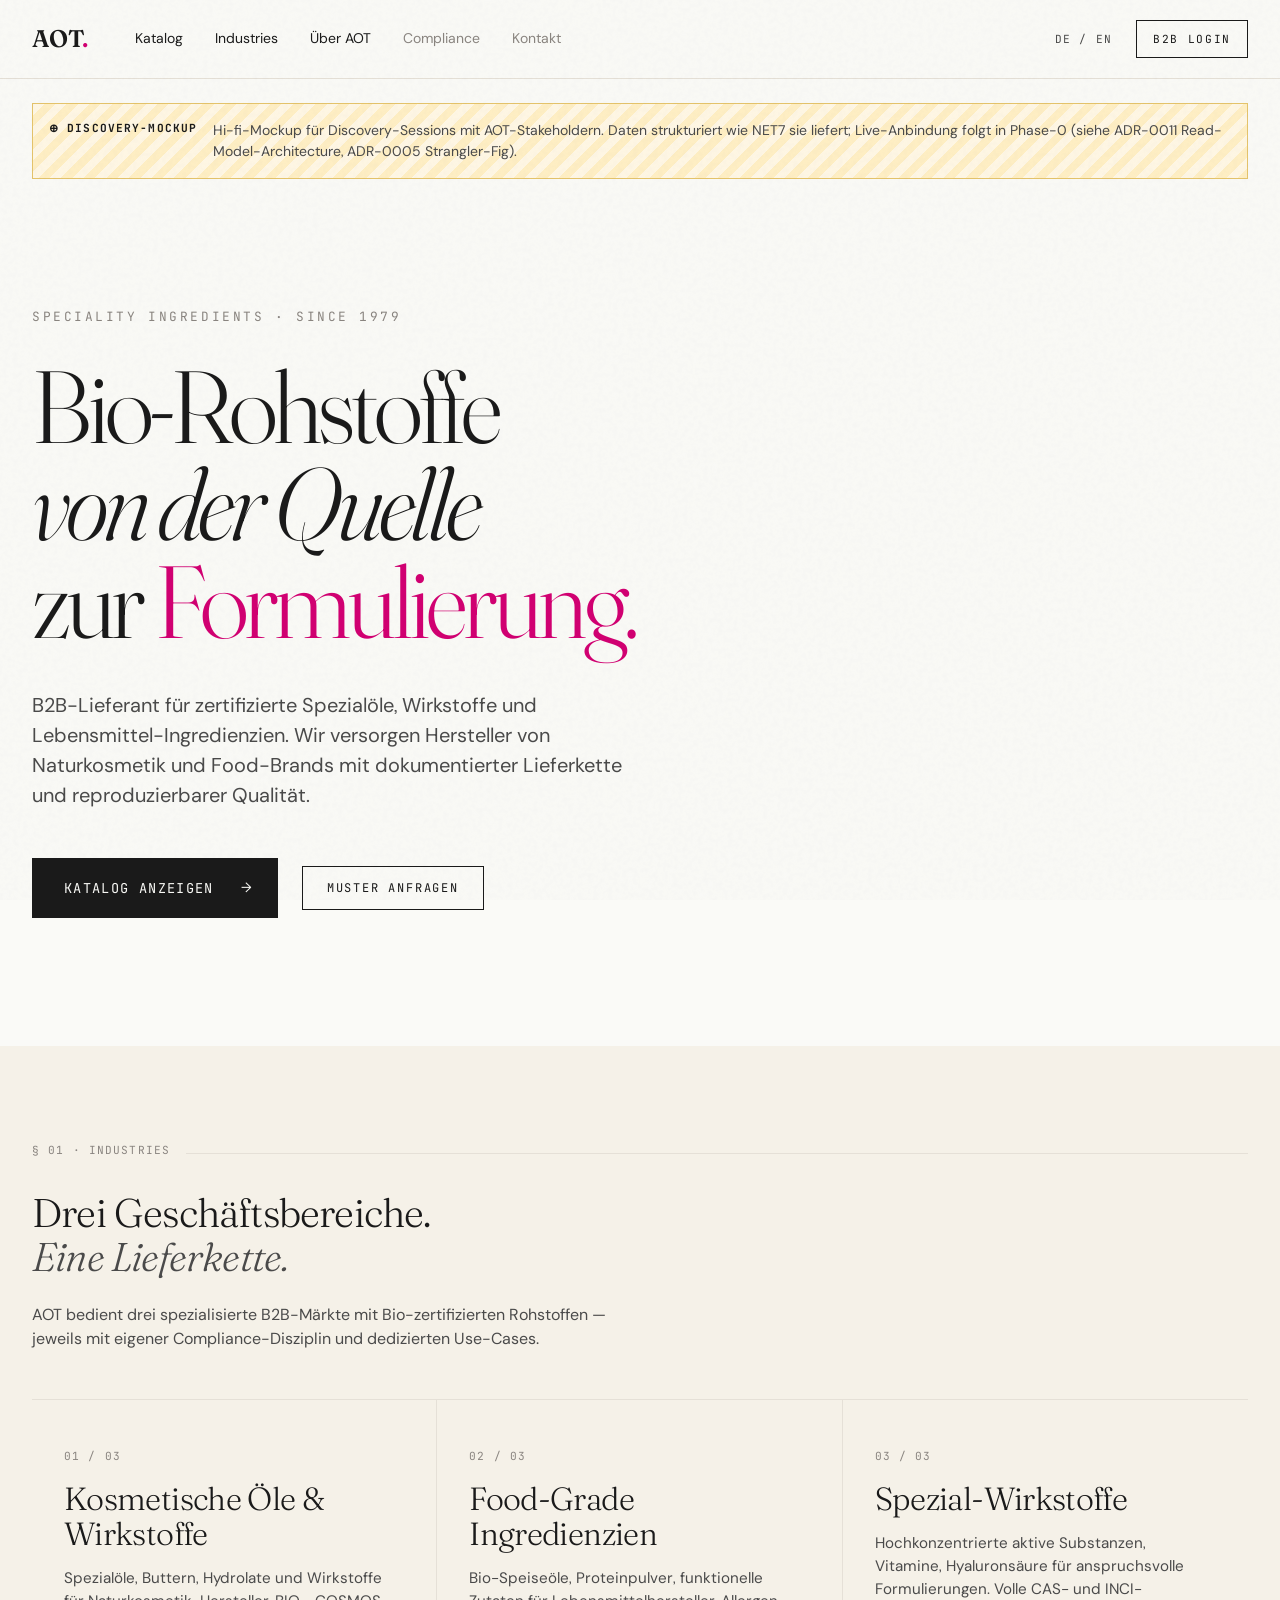
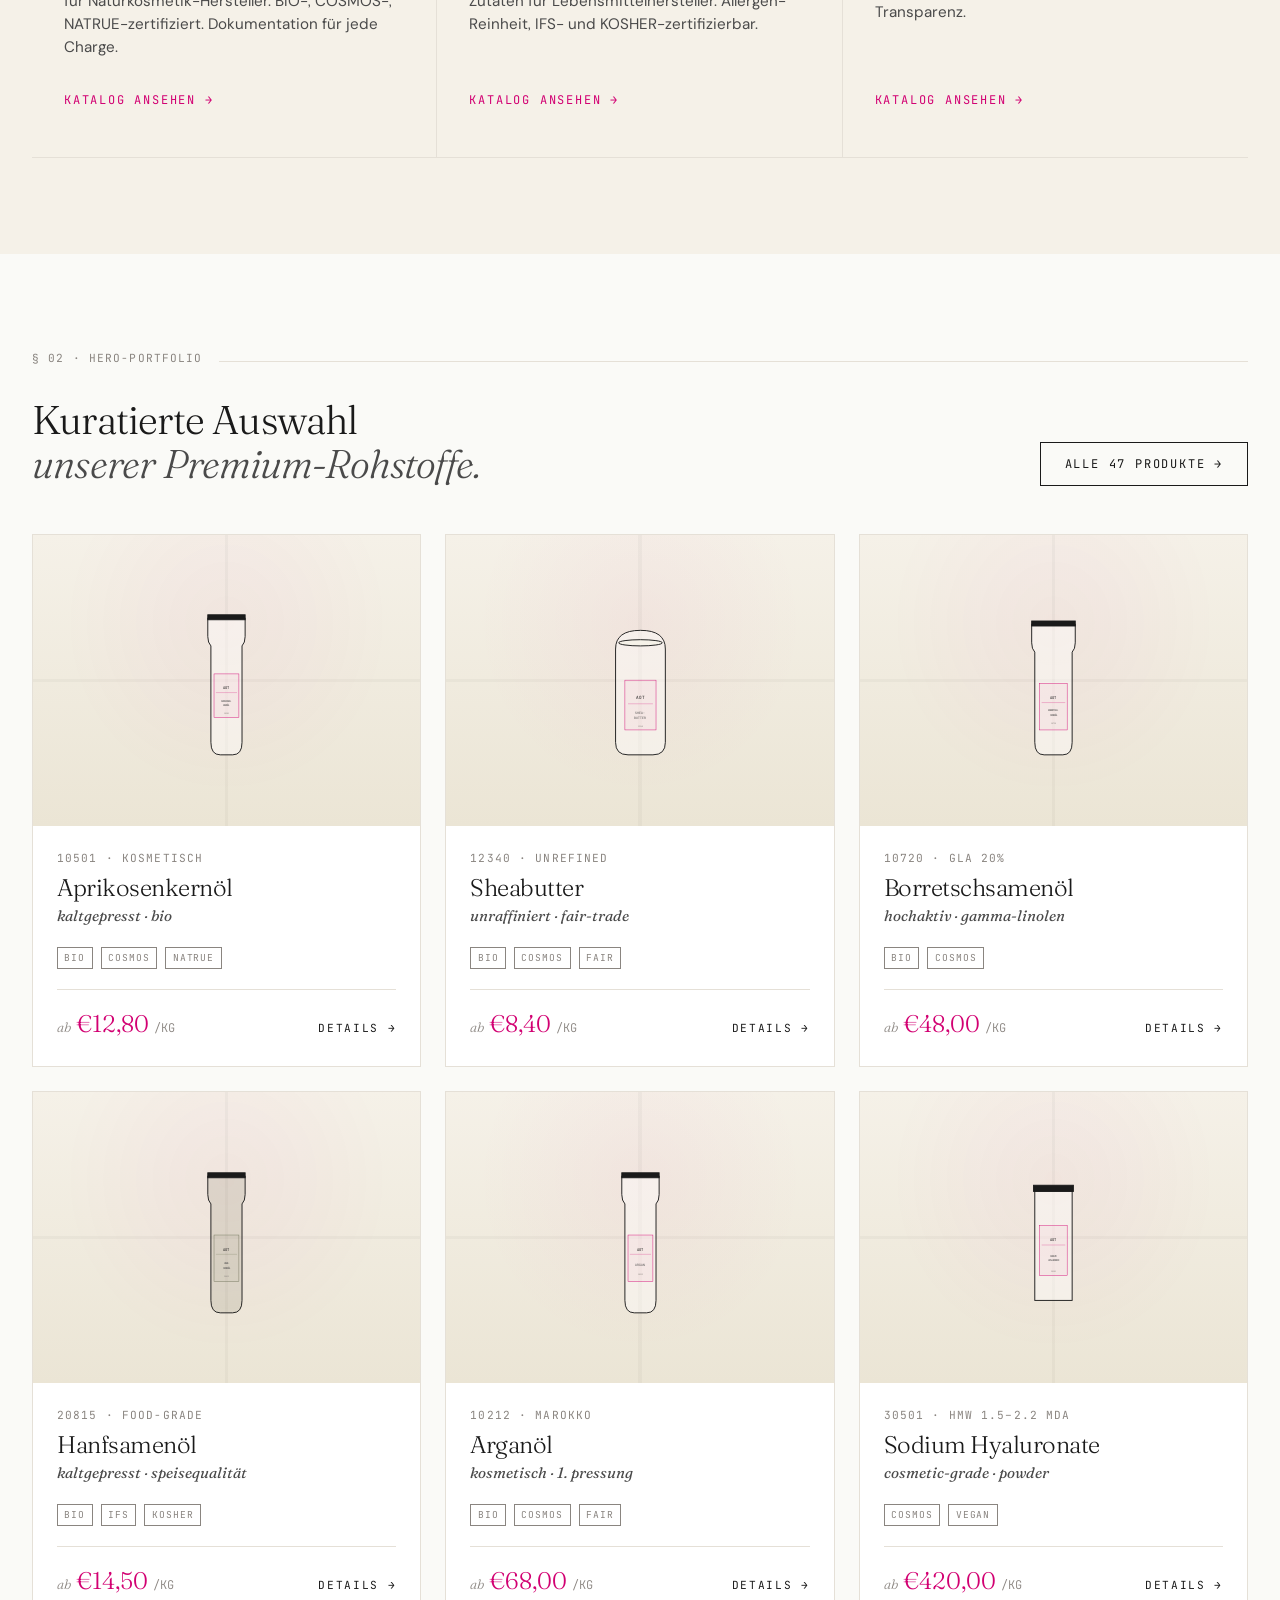
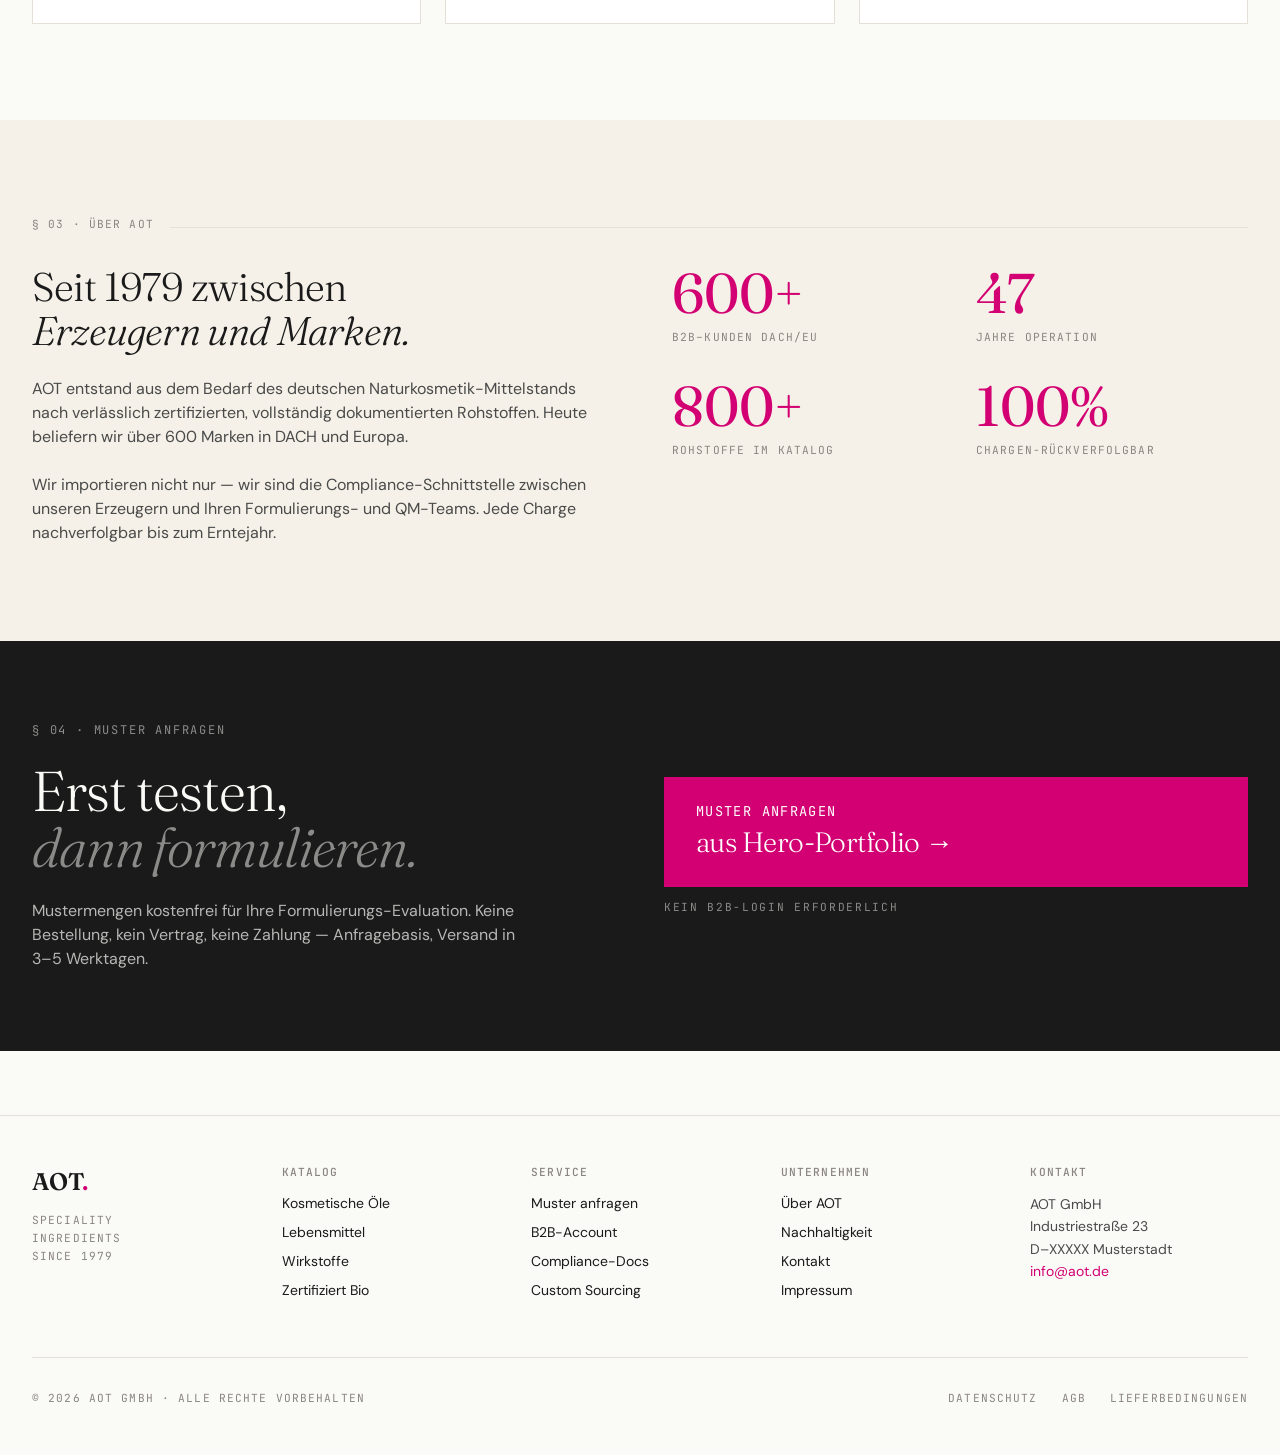
<file: docs/mockup/index.html>
<!DOCTYPE html>
<html lang="de">
<head>
<meta charset="UTF-8">
<meta name="viewport" content="width=device-width, initial-scale=1.0">
<title>AOT Speciality Ingredients — Bio-Rohstoffe für Kosmetik &amp; Lebensmittel</title>
<meta name="description" content="AOT — B2B-Lieferant für zertifizierte Bio-Rohstoffe. Spezialöle, Wirkstoffe und Lebensmittel-Ingredienzien für Hersteller seit 1979.">
<link rel="preconnect" href="https://fonts.googleapis.com">
<link rel="preconnect" href="https://fonts.gstatic.com" crossorigin>
<link href="https://fonts.googleapis.com/css2?family=Fraunces:opsz,wght@9..144,300;9..144,400;9..144,600;9..144,700&family=DM+Sans:wght@300;400;500;700&family=JetBrains+Mono:wght@400;500;700&display=swap" rel="stylesheet">
<link rel="stylesheet" href="assets/styles.css">
</head>
<body>

<header class="site-header">
  <div class="container">
    <div style="display:flex; align-items:center; gap:3rem;">
      <a href="index.html" class="brand-logo">AOT<span class="dot">.</span></a>
      <nav class="site-nav">
        <a href="katalog.html">Katalog</a>
        <a href="#pillars">Industries</a>
        <a href="#trust">Über AOT</a>
        <a href="#" class="text-muted">Compliance</a>
        <a href="#" class="text-muted">Kontakt</a>
      </nav>
    </div>
    <div class="header-actions">
      <button class="lang-switch">DE / EN</button>
      <a href="#" class="btn-login">B2B LOGIN</a>
    </div>
  </div>
</header>

<div class="container" style="padding-top: 1.5rem;">
  <div class="discovery-banner reveal">
    <span class="label">⊕ DISCOVERY-MOCKUP</span>
    <p>Hi-fi-Mockup für Discovery-Sessions mit AOT-Stakeholdern. Daten strukturiert wie NET7 sie liefert; Live-Anbindung folgt in Phase-0 (siehe ADR-0011 Read-Model-Architecture, ADR-0005 Strangler-Fig).</p>
  </div>
</div>

<section class="hero">
  <div class="container">
    <div class="kicker reveal" style="animation-delay: 0.1s;">SPECIALITY INGREDIENTS · SINCE 1979</div>
    <h1 class="font-display reveal" style="animation-delay: 0.2s;">
      Bio-Rohstoffe<br>
      <span class="italic">von der Quelle</span><br>
      <span>zur <span class="magenta">Formulierung.</span></span>
    </h1>
    <p class="lead reveal" style="animation-delay: 0.35s;">B2B-Lieferant für zertifizierte Spezialöle, Wirkstoffe und Lebensmittel-Ingredienzien. Wir versorgen Hersteller von Naturkosmetik und Food-Brands mit dokumentierter Lieferkette und reproduzierbarer Qualität.</p>
    <div class="hero-actions reveal" style="animation-delay: 0.5s;">
      <a href="katalog.html" class="btn-primary">KATALOG ANZEIGEN</a>
      <a href="sample-anfrage.html" class="btn-outline">MUSTER ANFRAGEN</a>
    </div>
  </div>
</section>

<section id="pillars" class="pillars">
  <div class="container">
    <div class="section-head">
      <span class="section-num">§ 01 · INDUSTRIES</span>
      <div class="line"></div>
    </div>
    <h2 class="font-display" style="font-size: 2.5rem; max-width: 700px; line-height: 1.1; margin-bottom: 1.5rem;">
      Drei Geschäftsbereiche.<br>
      <span style="font-style: italic; color: var(--text-soft);">Eine Lieferkette.</span>
    </h2>
    <p style="max-width: 600px; color: var(--text-soft);">AOT bedient drei spezialisierte B2B-Märkte mit Bio-zertifizierten Rohstoffen — jeweils mit eigener Compliance-Disziplin und dedizierten Use-Cases.</p>

    <div class="pillars-grid">
      <a href="katalog.html?industry=cosmetic" class="pillar">
        <div class="num">01 / 03</div>
        <h3>Kosmetische Öle &amp; Wirkstoffe</h3>
        <p>Spezialöle, Buttern, Hydrolate und Wirkstoffe für Naturkosmetik-Hersteller. BIO-, COSMOS-, NATRUE-zertifiziert. Dokumentation für jede Charge.</p>
        <span class="link-arrow">KATALOG ANSEHEN →</span>
      </a>
      <a href="katalog.html?industry=food" class="pillar">
        <div class="num">02 / 03</div>
        <h3>Food-Grade Ingredienzien</h3>
        <p>Bio-Speiseöle, Proteinpulver, funktionelle Zutaten für Lebensmittelhersteller. Allergen-Reinheit, IFS- und KOSHER-zertifizierbar.</p>
        <span class="link-arrow">KATALOG ANSEHEN →</span>
      </a>
      <a href="katalog.html?industry=actives" class="pillar">
        <div class="num">03 / 03</div>
        <h3>Spezial-Wirkstoffe</h3>
        <p>Hochkonzentrierte aktive Substanzen, Vitamine, Hyaluronsäure für anspruchsvolle Formulierungen. Volle CAS- und INCI-Transparenz.</p>
        <span class="link-arrow">KATALOG ANSEHEN →</span>
      </a>
    </div>
  </div>
</section>

<section style="padding: 6rem 0;">
  <div class="container">
    <div class="section-head">
      <span class="section-num">§ 02 · HERO-PORTFOLIO</span>
      <div class="line"></div>
    </div>
    <div style="display: flex; align-items: end; justify-content: space-between; flex-wrap: wrap; gap: 2rem; margin-bottom: 3rem;">
      <h2 class="font-display" style="font-size: 2.5rem; max-width: 700px; line-height: 1.1;">
        Kuratierte Auswahl<br>
        <span style="font-style: italic; color: var(--text-soft);">unserer Premium-Rohstoffe.</span>
      </h2>
      <a href="katalog.html" class="btn-outline">ALLE 47 PRODUKTE →</a>
    </div>

    <div class="product-grid">
      <a href="produkt-aprikosenkernoel.html" class="product-card">
        <div class="image-area">
          <svg viewBox="0 0 200 280" fill="none">
            <path d="M70 40 L70 70 Q70 80 75 85 L75 240 Q75 260 90 260 L110 260 Q125 260 125 240 L125 85 Q130 80 130 70 L130 40 Z" stroke="#1A1A1A" stroke-width="1.5" fill="rgba(255,255,255,0.4)"/>
            <rect x="70" y="35" width="60" height="8" stroke="#1A1A1A" stroke-width="1.5" fill="#1A1A1A"/>
            <rect x="80" y="130" width="40" height="70" stroke="#D20072" stroke-width="0.7" fill="rgba(210,0,114,0.04)"/>
            <text x="100" y="155" text-anchor="middle" font-family="JetBrains Mono" font-size="6" fill="#1A1A1A">AOT</text>
            <line x1="83" y1="160" x2="117" y2="160" stroke="#D20072" stroke-width="0.4"/>
            <text x="100" y="175" text-anchor="middle" font-family="JetBrains Mono" font-size="4" fill="#4A4A4A">APRIKOSEN-</text>
            <text x="100" y="182" text-anchor="middle" font-family="JetBrains Mono" font-size="4" fill="#4A4A4A">KERNÖL</text>
            <text x="100" y="195" text-anchor="middle" font-family="JetBrains Mono" font-size="3" fill="#8A8580">10501</text>
          </svg>
        </div>
        <div class="info">
          <div class="pid">10501 · KOSMETISCH</div>
          <h3>Aprikosenkernöl</h3>
          <div class="sub">kaltgepresst · bio</div>
          <div class="certs">
            <span class="mini-cert">BIO</span>
            <span class="mini-cert">COSMOS</span>
            <span class="mini-cert">NATRUE</span>
          </div>
          <div class="price-row">
            <div class="price"><span class="from">ab</span> <span class="value">€12,80</span> <span class="unit">/KG</span></div>
            <span class="cta">DETAILS →</span>
          </div>
        </div>
      </a>

      <a href="produkt-aprikosenkernoel.html" class="product-card">
        <div class="image-area">
          <svg viewBox="0 0 200 280" fill="none">
            <path d="M60 90 Q60 60 100 60 Q140 60 140 90 L140 240 Q140 260 120 260 L80 260 Q60 260 60 240 Z" stroke="#1A1A1A" stroke-width="1.5" fill="rgba(255,255,255,0.4)"/>
            <ellipse cx="100" cy="80" rx="35" ry="5" stroke="#1A1A1A" stroke-width="1.5" fill="#F5F1E8"/>
            <rect x="75" y="140" width="50" height="80" stroke="#D20072" stroke-width="0.7" fill="rgba(210,0,114,0.04)"/>
            <text x="100" y="170" text-anchor="middle" font-family="JetBrains Mono" font-size="7" fill="#1A1A1A">AOT</text>
            <line x1="80" y1="178" x2="120" y2="178" stroke="#D20072" stroke-width="0.4"/>
            <text x="100" y="195" text-anchor="middle" font-family="JetBrains Mono" font-size="5" fill="#4A4A4A">SHEA-</text>
            <text x="100" y="203" text-anchor="middle" font-family="JetBrains Mono" font-size="5" fill="#4A4A4A">BUTTER</text>
            <text x="100" y="215" text-anchor="middle" font-family="JetBrains Mono" font-size="3" fill="#8A8580">12340</text>
          </svg>
        </div>
        <div class="info">
          <div class="pid">12340 · UNREFINED</div>
          <h3>Sheabutter</h3>
          <div class="sub">unraffiniert · fair-trade</div>
          <div class="certs">
            <span class="mini-cert">BIO</span>
            <span class="mini-cert">COSMOS</span>
            <span class="mini-cert">FAIR</span>
          </div>
          <div class="price-row">
            <div class="price"><span class="from">ab</span> <span class="value">€8,40</span> <span class="unit">/KG</span></div>
            <span class="cta">DETAILS →</span>
          </div>
        </div>
      </a>

      <a href="produkt-aprikosenkernoel.html" class="product-card">
        <div class="image-area">
          <svg viewBox="0 0 200 280" fill="none">
            <path d="M65 50 L65 80 Q65 90 70 95 L70 240 Q70 260 85 260 L115 260 Q130 260 130 240 L130 95 Q135 90 135 80 L135 50 Z" stroke="#1A1A1A" stroke-width="1.5" fill="rgba(255,255,255,0.4)"/>
            <rect x="65" y="45" width="70" height="8" stroke="#1A1A1A" stroke-width="1.5" fill="#1A1A1A"/>
            <rect x="78" y="145" width="44" height="75" stroke="#D20072" stroke-width="0.7" fill="rgba(210,0,114,0.04)"/>
            <text x="100" y="170" text-anchor="middle" font-family="JetBrains Mono" font-size="6" fill="#1A1A1A">AOT</text>
            <line x1="81" y1="176" x2="119" y2="176" stroke="#D20072" stroke-width="0.4"/>
            <text x="100" y="190" text-anchor="middle" font-family="JetBrains Mono" font-size="4" fill="#4A4A4A">BORRETSCH-</text>
            <text x="100" y="197" text-anchor="middle" font-family="JetBrains Mono" font-size="4" fill="#4A4A4A">SAMENÖL</text>
            <text x="100" y="210" text-anchor="middle" font-family="JetBrains Mono" font-size="3" fill="#8A8580">10720</text>
          </svg>
        </div>
        <div class="info">
          <div class="pid">10720 · GLA 20%</div>
          <h3>Borretschsamenöl</h3>
          <div class="sub">hochaktiv · gamma-linolen</div>
          <div class="certs">
            <span class="mini-cert">BIO</span>
            <span class="mini-cert">COSMOS</span>
          </div>
          <div class="price-row">
            <div class="price"><span class="from">ab</span> <span class="value">€48,00</span> <span class="unit">/KG</span></div>
            <span class="cta">DETAILS →</span>
          </div>
        </div>
      </a>

      <a href="produkt-aprikosenkernoel.html" class="product-card">
        <div class="image-area">
          <svg viewBox="0 0 200 280" fill="none">
            <path d="M70 40 L70 70 Q70 80 75 85 L75 240 Q75 260 90 260 L110 260 Q125 260 125 240 L125 85 Q130 80 130 70 L130 40 Z" stroke="#1A1A1A" stroke-width="1.5" fill="rgba(107,110,84,0.15)"/>
            <rect x="70" y="35" width="60" height="8" stroke="#1A1A1A" stroke-width="1.5" fill="#1A1A1A"/>
            <rect x="80" y="135" width="40" height="75" stroke="#6B6E54" stroke-width="0.7" fill="rgba(107,110,84,0.04)"/>
            <text x="100" y="160" text-anchor="middle" font-family="JetBrains Mono" font-size="6" fill="#1A1A1A">AOT</text>
            <line x1="83" y1="166" x2="117" y2="166" stroke="#6B6E54" stroke-width="0.4"/>
            <text x="100" y="182" text-anchor="middle" font-family="JetBrains Mono" font-size="4" fill="#4A4A4A">HANF-</text>
            <text x="100" y="189" text-anchor="middle" font-family="JetBrains Mono" font-size="4" fill="#4A4A4A">SAMENÖL</text>
            <text x="100" y="202" text-anchor="middle" font-family="JetBrains Mono" font-size="3" fill="#8A8580">20815</text>
          </svg>
        </div>
        <div class="info">
          <div class="pid">20815 · FOOD-GRADE</div>
          <h3>Hanfsamenöl</h3>
          <div class="sub">kaltgepresst · speisequalität</div>
          <div class="certs">
            <span class="mini-cert">BIO</span>
            <span class="mini-cert">IFS</span>
            <span class="mini-cert">KOSHER</span>
          </div>
          <div class="price-row">
            <div class="price"><span class="from">ab</span> <span class="value">€14,50</span> <span class="unit">/KG</span></div>
            <span class="cta">DETAILS →</span>
          </div>
        </div>
      </a>

      <a href="produkt-aprikosenkernoel.html" class="product-card">
        <div class="image-area">
          <svg viewBox="0 0 200 280" fill="none">
            <path d="M70 40 L70 70 Q70 80 75 85 L75 240 Q75 260 90 260 L110 260 Q125 260 125 240 L125 85 Q130 80 130 70 L130 40 Z" stroke="#1A1A1A" stroke-width="1.5" fill="rgba(255,255,255,0.4)"/>
            <rect x="70" y="35" width="60" height="8" stroke="#1A1A1A" stroke-width="1.5" fill="#1A1A1A"/>
            <rect x="80" y="135" width="40" height="75" stroke="#D20072" stroke-width="0.7" fill="rgba(210,0,114,0.04)"/>
            <text x="100" y="160" text-anchor="middle" font-family="JetBrains Mono" font-size="6" fill="#1A1A1A">AOT</text>
            <line x1="83" y1="166" x2="117" y2="166" stroke="#D20072" stroke-width="0.4"/>
            <text x="100" y="185" text-anchor="middle" font-family="JetBrains Mono" font-size="5" fill="#4A4A4A">ARGAN</text>
            <text x="100" y="200" text-anchor="middle" font-family="JetBrains Mono" font-size="3" fill="#8A8580">10212</text>
          </svg>
        </div>
        <div class="info">
          <div class="pid">10212 · MAROKKO</div>
          <h3>Arganöl</h3>
          <div class="sub">kosmetisch · 1. pressung</div>
          <div class="certs">
            <span class="mini-cert">BIO</span>
            <span class="mini-cert">COSMOS</span>
            <span class="mini-cert">FAIR</span>
          </div>
          <div class="price-row">
            <div class="price"><span class="from">ab</span> <span class="value">€68,00</span> <span class="unit">/KG</span></div>
            <span class="cta">DETAILS →</span>
          </div>
        </div>
      </a>

      <a href="produkt-aprikosenkernoel.html" class="product-card">
        <div class="image-area">
          <svg viewBox="0 0 200 280" fill="none">
            <rect x="70" y="60" width="60" height="180" stroke="#1A1A1A" stroke-width="1.5" fill="rgba(255,255,255,0.4)"/>
            <rect x="68" y="55" width="64" height="10" stroke="#1A1A1A" stroke-width="1.5" fill="#1A1A1A"/>
            <rect x="78" y="120" width="44" height="80" stroke="#D20072" stroke-width="0.7" fill="rgba(210,0,114,0.04)"/>
            <text x="100" y="145" text-anchor="middle" font-family="JetBrains Mono" font-size="6" fill="#1A1A1A">AOT</text>
            <line x1="81" y1="151" x2="119" y2="151" stroke="#D20072" stroke-width="0.4"/>
            <text x="100" y="170" text-anchor="middle" font-family="JetBrains Mono" font-size="4" fill="#4A4A4A">SODIUM</text>
            <text x="100" y="177" text-anchor="middle" font-family="JetBrains Mono" font-size="4" fill="#4A4A4A">HYALURONATE</text>
            <text x="100" y="195" text-anchor="middle" font-family="JetBrains Mono" font-size="3" fill="#8A8580">30501</text>
          </svg>
        </div>
        <div class="info">
          <div class="pid">30501 · HMW 1.5–2.2 MDA</div>
          <h3>Sodium Hyaluronate</h3>
          <div class="sub">cosmetic-grade · powder</div>
          <div class="certs">
            <span class="mini-cert">COSMOS</span>
            <span class="mini-cert">VEGAN</span>
          </div>
          <div class="price-row">
            <div class="price"><span class="from">ab</span> <span class="value">€420,00</span> <span class="unit">/KG</span></div>
            <span class="cta">DETAILS →</span>
          </div>
        </div>
      </a>
    </div>
  </div>
</section>

<section id="trust" style="padding: 6rem 0; background: var(--bg-warm);">
  <div class="container">
    <div class="section-head">
      <span class="section-num">§ 03 · ÜBER AOT</span>
      <div class="line"></div>
    </div>
    <div class="grid-2" style="gap: 4rem;">
      <div>
        <h2 class="font-display" style="font-size: 2.5rem; line-height: 1.1; margin-bottom: 1.5rem;">
          Seit 1979 zwischen<br>
          <span style="font-style: italic;">Erzeugern und Marken.</span>
        </h2>
        <p style="color: var(--text-soft); margin-bottom: 1.5rem;">AOT entstand aus dem Bedarf des deutschen Naturkosmetik-Mittelstands nach verlässlich zertifizierten, vollständig dokumentierten Rohstoffen. Heute beliefern wir über 600 Marken in DACH und Europa.</p>
        <p style="color: var(--text-soft);">Wir importieren nicht nur — wir sind die Compliance-Schnittstelle zwischen unseren Erzeugern und Ihren Formulierungs- und QM-Teams. Jede Charge nachverfolgbar bis zum Erntejahr.</p>
      </div>
      <div>
        <div class="grid-2" style="gap: 2rem;">
          <div>
            <div style="font-family: 'Fraunces', serif; font-size: 3.5rem; line-height: 1; color: var(--magenta); margin-bottom: 0.5rem;">600+</div>
            <div class="section-num">B2B–KUNDEN DACH/EU</div>
          </div>
          <div>
            <div style="font-family: 'Fraunces', serif; font-size: 3.5rem; line-height: 1; color: var(--magenta); margin-bottom: 0.5rem;">47</div>
            <div class="section-num">JAHRE OPERATION</div>
          </div>
          <div>
            <div style="font-family: 'Fraunces', serif; font-size: 3.5rem; line-height: 1; color: var(--magenta); margin-bottom: 0.5rem;">800+</div>
            <div class="section-num">ROHSTOFFE IM KATALOG</div>
          </div>
          <div>
            <div style="font-family: 'Fraunces', serif; font-size: 3.5rem; line-height: 1; color: var(--magenta); margin-bottom: 0.5rem;">100%</div>
            <div class="section-num">CHARGEN-RÜCKVERFOLGBAR</div>
          </div>
        </div>
      </div>
    </div>
  </div>
</section>

<section style="background: var(--text); color: var(--bg); padding: 5rem 0;">
  <div class="container">
    <div class="grid-2" style="gap: 3rem; align-items: center;">
      <div>
        <div style="font-family: 'JetBrains Mono', monospace; font-size: 0.75rem; letter-spacing: 0.15em; opacity: 0.5; margin-bottom: 1.5rem;">§ 04 · MUSTER ANFRAGEN</div>
        <h2 class="font-display" style="font-size: 3.5rem; line-height: 1; margin-bottom: 1.5rem; color: var(--bg);">
          Erst testen,<br>
          <span style="opacity: 0.5; font-style: italic;">dann formulieren.</span>
        </h2>
        <p style="opacity: 0.7; max-width: 500px;">Mustermengen kostenfrei für Ihre Formulierungs-Evaluation. Keine Bestellung, kein Vertrag, keine Zahlung — Anfragebasis, Versand in 3–5 Werktagen.</p>
      </div>
      <div>
        <a href="sample-anfrage.html" class="btn-magenta">
          MUSTER ANFRAGEN<br>
          <span style="font-family: 'Fraunces', serif; font-weight: 300; font-size: 1.75rem; letter-spacing: -0.02em; text-transform: none;">aus Hero-Portfolio →</span>
        </a>
        <div style="font-family: 'JetBrains Mono', monospace; font-size: 0.7rem; letter-spacing: 0.15em; opacity: 0.5; margin-top: 0.75rem;">KEIN B2B-LOGIN ERFORDERLICH</div>
      </div>
    </div>
  </div>
</section>

<footer class="site-footer">
  <div class="container">
    <div class="grid">
      <div>
        <a href="index.html" class="brand-logo">AOT<span class="dot">.</span></a>
        <p style="font-family: 'JetBrains Mono', monospace; font-size: 0.7rem; color: var(--text-muted); letter-spacing: 0.1em; line-height: 1.6; margin-top: 0.75rem;">SPECIALITY<br>INGREDIENTS<br>SINCE 1979</p>
      </div>
      <div>
        <h4>Katalog</h4>
        <ul>
          <li><a href="katalog.html">Kosmetische Öle</a></li>
          <li><a href="katalog.html">Lebensmittel</a></li>
          <li><a href="katalog.html">Wirkstoffe</a></li>
          <li><a href="katalog.html">Zertifiziert Bio</a></li>
        </ul>
      </div>
      <div>
        <h4>Service</h4>
        <ul>
          <li><a href="sample-anfrage.html">Muster anfragen</a></li>
          <li><a href="#">B2B-Account</a></li>
          <li><a href="#">Compliance-Docs</a></li>
          <li><a href="#">Custom Sourcing</a></li>
        </ul>
      </div>
      <div>
        <h4>Unternehmen</h4>
        <ul>
          <li><a href="#">Über AOT</a></li>
          <li><a href="#">Nachhaltigkeit</a></li>
          <li><a href="#">Kontakt</a></li>
          <li><a href="#">Impressum</a></li>
        </ul>
      </div>
      <div>
        <h4>Kontakt</h4>
        <p style="font-size: 0.875rem; color: var(--text-soft); line-height: 1.6;">AOT GmbH<br>Industriestraße 23<br>D–XXXXX Musterstadt<br><a href="mailto:info@aot.de" style="color: var(--magenta);">info@aot.de</a></p>
      </div>
    </div>
    <div class="footer-bottom">
      <div>© 2026 AOT GMBH · ALLE RECHTE VORBEHALTEN</div>
      <div class="links">
        <a href="#">DATENSCHUTZ</a>
        <a href="#">AGB</a>
        <a href="#">LIEFERBEDINGUNGEN</a>
      </div>
    </div>
  </div>
</footer>

</body>
</html>
</file>
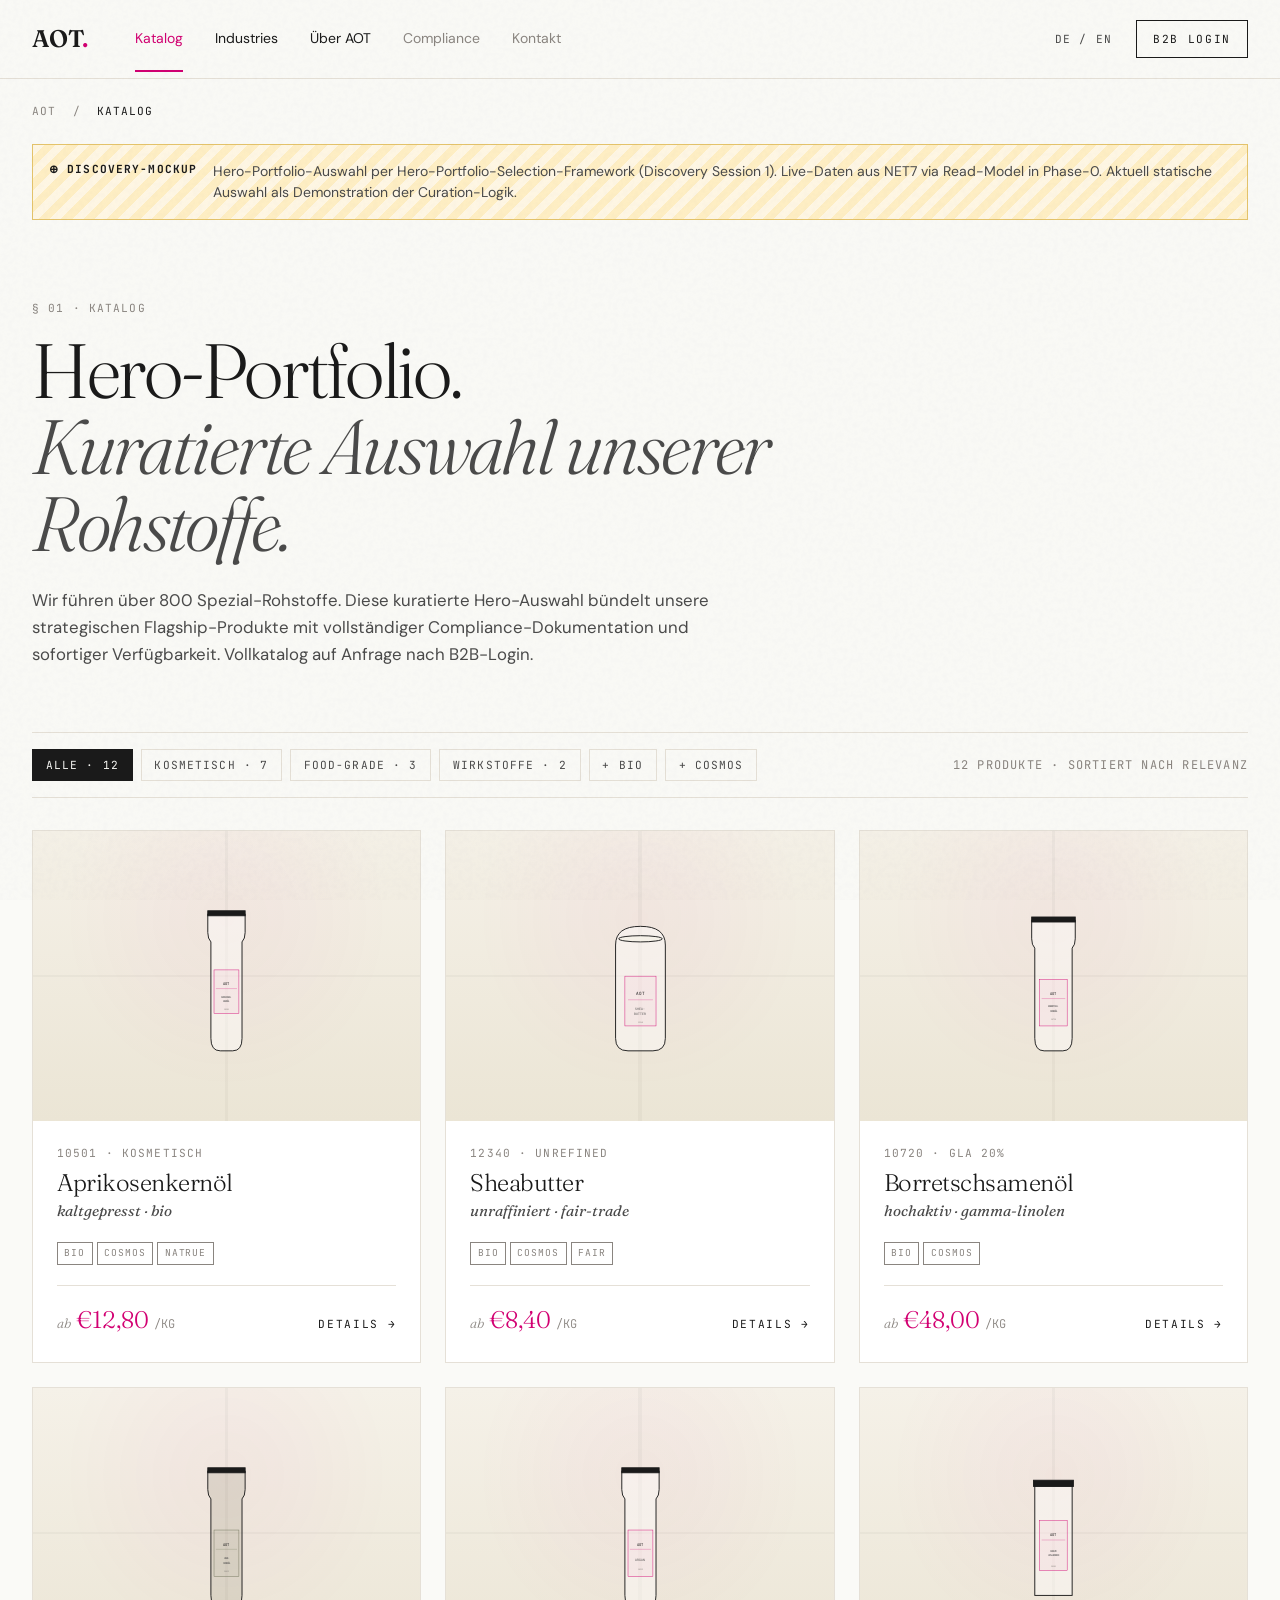
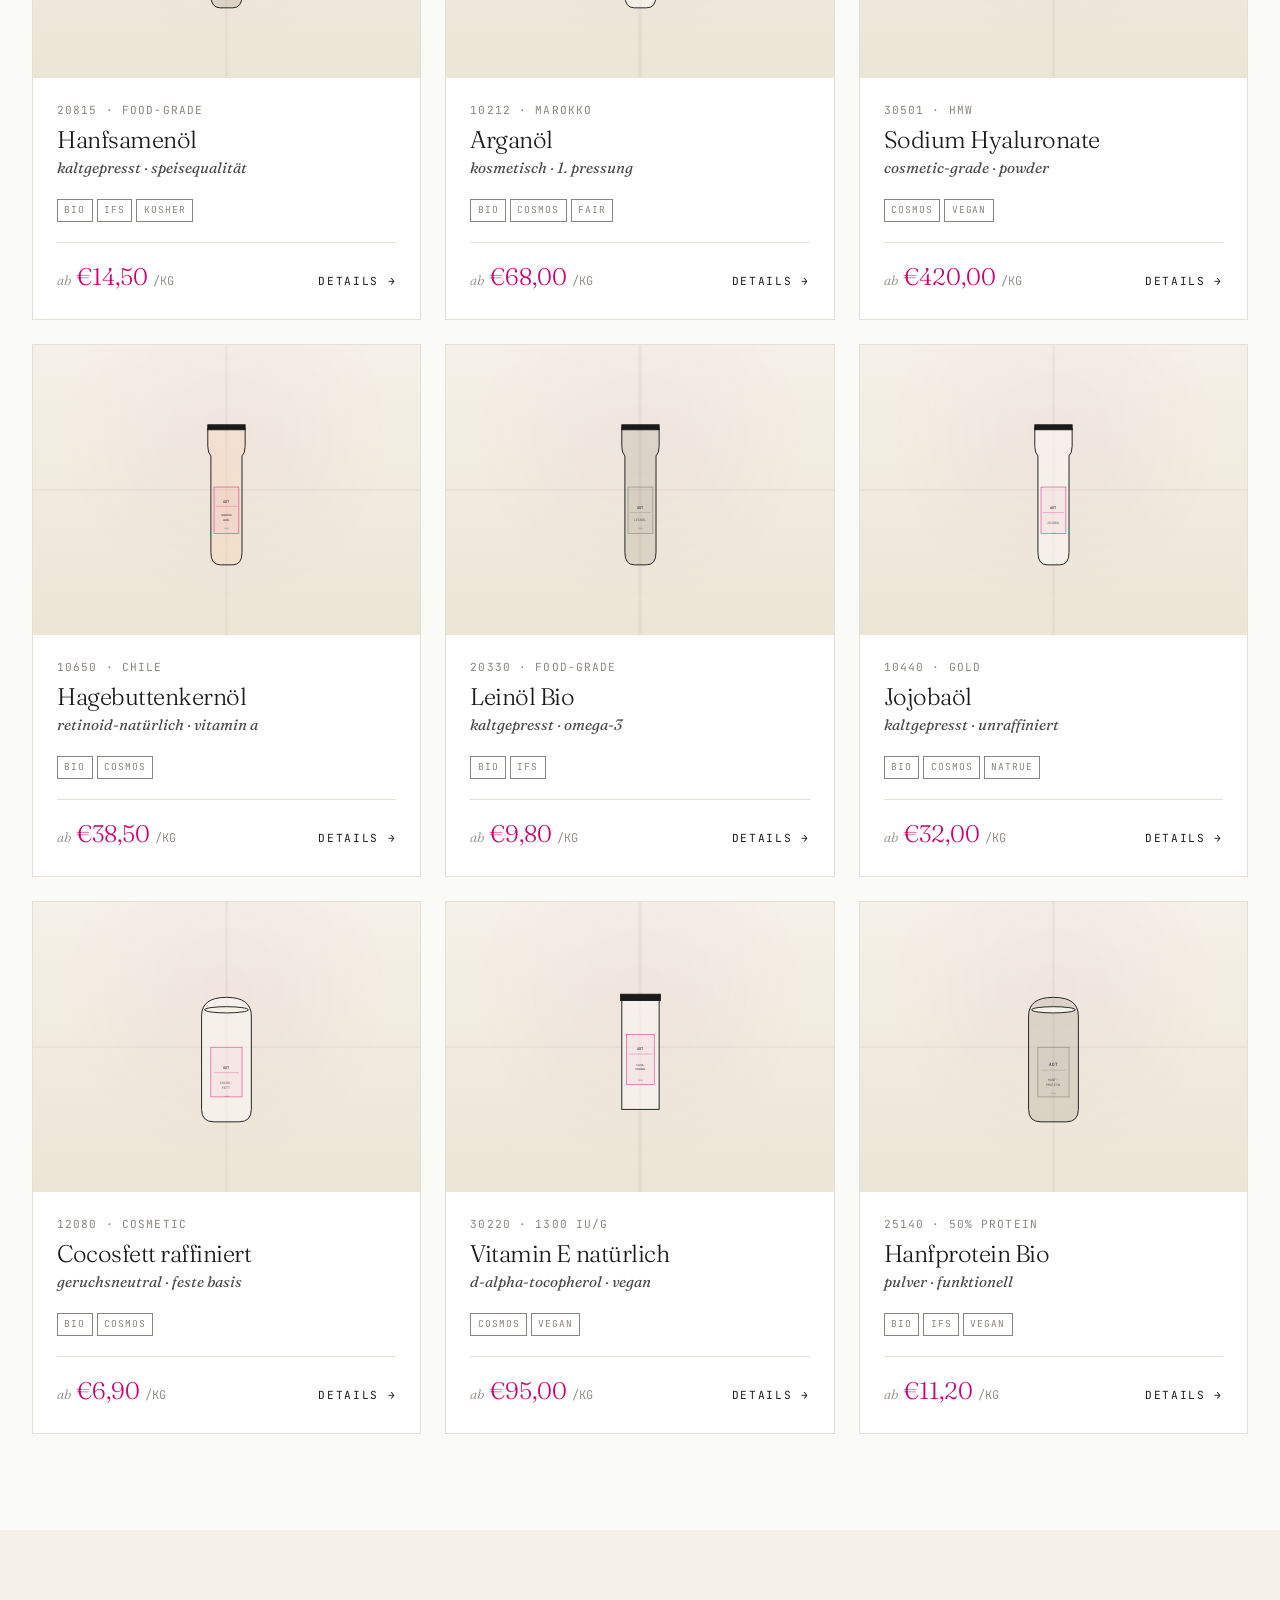
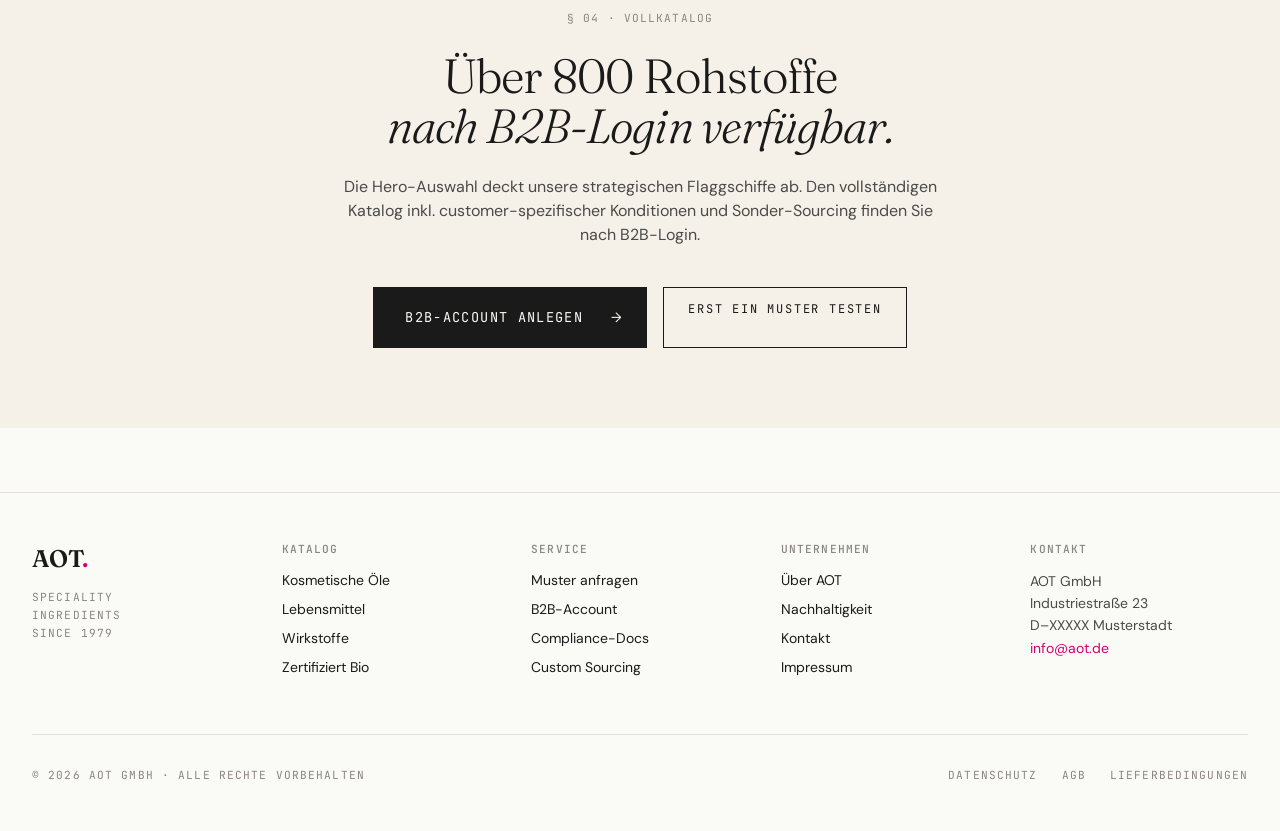
<file: docs/mockup/katalog.html>
<!DOCTYPE html>
<html lang="de">
<head>
<meta charset="UTF-8">
<meta name="viewport" content="width=device-width, initial-scale=1.0">
<title>Katalog — AOT Speciality Ingredients</title>
<meta name="description" content="Hero-Portfolio kuratierter Rohstoffe: Kosmetische Öle, Wirkstoffe und Food-Grade-Ingredienzien.">
<link rel="preconnect" href="https://fonts.googleapis.com">
<link rel="preconnect" href="https://fonts.gstatic.com" crossorigin>
<link href="https://fonts.googleapis.com/css2?family=Fraunces:opsz,wght@9..144,300;9..144,400;9..144,600;9..144,700&family=DM+Sans:wght@300;400;500;700&family=JetBrains+Mono:wght@400;500;700&display=swap" rel="stylesheet">
<link rel="stylesheet" href="assets/styles.css">
</head>
<body>

<header class="site-header">
  <div class="container">
    <div style="display:flex; align-items:center; gap:3rem;">
      <a href="index.html" class="brand-logo">AOT<span class="dot">.</span></a>
      <nav class="site-nav">
        <a href="katalog.html" class="active">Katalog</a>
        <a href="index.html#pillars">Industries</a>
        <a href="index.html#trust">Über AOT</a>
        <a href="#" class="text-muted">Compliance</a>
        <a href="#" class="text-muted">Kontakt</a>
      </nav>
    </div>
    <div class="header-actions">
      <button class="lang-switch">DE / EN</button>
      <a href="#" class="btn-login">B2B LOGIN</a>
    </div>
  </div>
</header>

<div class="container">
  <div class="breadcrumb">
    <a href="index.html">AOT</a>
    <span class="sep">/</span>
    <span class="current">KATALOG</span>
  </div>
</div>

<div class="container">
  <div class="discovery-banner reveal">
    <span class="label">⊕ DISCOVERY-MOCKUP</span>
    <p>Hero-Portfolio-Auswahl per Hero-Portfolio-Selection-Framework (Discovery Session 1). Live-Daten aus NET7 via Read-Model in Phase-0. Aktuell statische Auswahl als Demonstration der Curation-Logik.</p>
  </div>
</div>

<section style="padding: 3rem 0 4rem;">
  <div class="container">
    <div class="section-num mb-2">§ 01 · KATALOG</div>
    <h1 class="font-display" style="font-size: clamp(2.5rem, 6vw, 5rem); line-height: 1; letter-spacing: -0.03em; margin-bottom: 1.5rem; max-width: 900px;">
      Hero-Portfolio.<br>
      <span style="font-style: italic; color: var(--text-soft);">Kuratierte Auswahl unserer Rohstoffe.</span>
    </h1>
    <p style="max-width: 700px; color: var(--text-soft); font-size: 1.05rem; line-height: 1.6;">Wir führen über 800 Spezial-Rohstoffe. Diese kuratierte Hero-Auswahl bündelt unsere strategischen Flagship-Produkte mit vollständiger Compliance-Dokumentation und sofortiger Verfügbarkeit. Vollkatalog auf Anfrage nach B2B-Login.</p>
  </div>
</section>

<section>
  <div class="container">
    <div class="catalog-toolbar">
      <div class="catalog-filters">
        <button class="filter-chip active">ALLE · 12</button>
        <button class="filter-chip">KOSMETISCH · 7</button>
        <button class="filter-chip">FOOD-GRADE · 3</button>
        <button class="filter-chip">WIRKSTOFFE · 2</button>
        <button class="filter-chip">+ BIO</button>
        <button class="filter-chip">+ COSMOS</button>
      </div>
      <div class="catalog-count">12 PRODUKTE · SORTIERT NACH RELEVANZ</div>
    </div>
  </div>
</section>

<section style="padding-bottom: 6rem;">
  <div class="container">
    <div class="product-grid">

      <a href="produkt-aprikosenkernoel.html" class="product-card">
        <div class="image-area">
          <svg viewBox="0 0 200 280" fill="none">
            <path d="M70 40 L70 70 Q70 80 75 85 L75 240 Q75 260 90 260 L110 260 Q125 260 125 240 L125 85 Q130 80 130 70 L130 40 Z" stroke="#1A1A1A" stroke-width="1.5" fill="rgba(255,255,255,0.4)"/>
            <rect x="70" y="35" width="60" height="8" stroke="#1A1A1A" stroke-width="1.5" fill="#1A1A1A"/>
            <rect x="80" y="130" width="40" height="70" stroke="#D20072" stroke-width="0.7" fill="rgba(210,0,114,0.04)"/>
            <text x="100" y="155" text-anchor="middle" font-family="JetBrains Mono" font-size="6" fill="#1A1A1A">AOT</text>
            <line x1="83" y1="160" x2="117" y2="160" stroke="#D20072" stroke-width="0.4"/>
            <text x="100" y="175" text-anchor="middle" font-family="JetBrains Mono" font-size="4" fill="#4A4A4A">APRIKOSEN-</text>
            <text x="100" y="182" text-anchor="middle" font-family="JetBrains Mono" font-size="4" fill="#4A4A4A">KERNÖL</text>
            <text x="100" y="195" text-anchor="middle" font-family="JetBrains Mono" font-size="3" fill="#8A8580">10501</text>
          </svg>
        </div>
        <div class="info">
          <div class="pid">10501 · KOSMETISCH</div>
          <h3>Aprikosenkernöl</h3>
          <div class="sub">kaltgepresst · bio</div>
          <div class="certs">
            <span class="mini-cert">BIO</span><span class="mini-cert">COSMOS</span><span class="mini-cert">NATRUE</span>
          </div>
          <div class="price-row">
            <div class="price"><span class="from">ab</span> <span class="value">€12,80</span> <span class="unit">/KG</span></div>
            <span class="cta">DETAILS →</span>
          </div>
        </div>
      </a>

      <a href="produkt-aprikosenkernoel.html" class="product-card">
        <div class="image-area">
          <svg viewBox="0 0 200 280" fill="none">
            <path d="M60 90 Q60 60 100 60 Q140 60 140 90 L140 240 Q140 260 120 260 L80 260 Q60 260 60 240 Z" stroke="#1A1A1A" stroke-width="1.5" fill="rgba(255,255,255,0.4)"/>
            <ellipse cx="100" cy="80" rx="35" ry="5" stroke="#1A1A1A" stroke-width="1.5" fill="#F5F1E8"/>
            <rect x="75" y="140" width="50" height="80" stroke="#D20072" stroke-width="0.7" fill="rgba(210,0,114,0.04)"/>
            <text x="100" y="170" text-anchor="middle" font-family="JetBrains Mono" font-size="7" fill="#1A1A1A">AOT</text>
            <line x1="80" y1="178" x2="120" y2="178" stroke="#D20072" stroke-width="0.4"/>
            <text x="100" y="195" text-anchor="middle" font-family="JetBrains Mono" font-size="5" fill="#4A4A4A">SHEA-</text>
            <text x="100" y="203" text-anchor="middle" font-family="JetBrains Mono" font-size="5" fill="#4A4A4A">BUTTER</text>
            <text x="100" y="215" text-anchor="middle" font-family="JetBrains Mono" font-size="3" fill="#8A8580">12340</text>
          </svg>
        </div>
        <div class="info">
          <div class="pid">12340 · UNREFINED</div>
          <h3>Sheabutter</h3>
          <div class="sub">unraffiniert · fair-trade</div>
          <div class="certs">
            <span class="mini-cert">BIO</span><span class="mini-cert">COSMOS</span><span class="mini-cert">FAIR</span>
          </div>
          <div class="price-row">
            <div class="price"><span class="from">ab</span> <span class="value">€8,40</span> <span class="unit">/KG</span></div>
            <span class="cta">DETAILS →</span>
          </div>
        </div>
      </a>

      <a href="produkt-aprikosenkernoel.html" class="product-card">
        <div class="image-area">
          <svg viewBox="0 0 200 280" fill="none">
            <path d="M65 50 L65 80 Q65 90 70 95 L70 240 Q70 260 85 260 L115 260 Q130 260 130 240 L130 95 Q135 90 135 80 L135 50 Z" stroke="#1A1A1A" stroke-width="1.5" fill="rgba(255,255,255,0.4)"/>
            <rect x="65" y="45" width="70" height="8" stroke="#1A1A1A" stroke-width="1.5" fill="#1A1A1A"/>
            <rect x="78" y="145" width="44" height="75" stroke="#D20072" stroke-width="0.7" fill="rgba(210,0,114,0.04)"/>
            <text x="100" y="170" text-anchor="middle" font-family="JetBrains Mono" font-size="6" fill="#1A1A1A">AOT</text>
            <line x1="81" y1="176" x2="119" y2="176" stroke="#D20072" stroke-width="0.4"/>
            <text x="100" y="190" text-anchor="middle" font-family="JetBrains Mono" font-size="4" fill="#4A4A4A">BORRETSCH-</text>
            <text x="100" y="197" text-anchor="middle" font-family="JetBrains Mono" font-size="4" fill="#4A4A4A">SAMENÖL</text>
            <text x="100" y="210" text-anchor="middle" font-family="JetBrains Mono" font-size="3" fill="#8A8580">10720</text>
          </svg>
        </div>
        <div class="info">
          <div class="pid">10720 · GLA 20%</div>
          <h3>Borretschsamenöl</h3>
          <div class="sub">hochaktiv · gamma-linolen</div>
          <div class="certs">
            <span class="mini-cert">BIO</span><span class="mini-cert">COSMOS</span>
          </div>
          <div class="price-row">
            <div class="price"><span class="from">ab</span> <span class="value">€48,00</span> <span class="unit">/KG</span></div>
            <span class="cta">DETAILS →</span>
          </div>
        </div>
      </a>

      <a href="produkt-aprikosenkernoel.html" class="product-card">
        <div class="image-area">
          <svg viewBox="0 0 200 280" fill="none">
            <path d="M70 40 L70 70 Q70 80 75 85 L75 240 Q75 260 90 260 L110 260 Q125 260 125 240 L125 85 Q130 80 130 70 L130 40 Z" stroke="#1A1A1A" stroke-width="1.5" fill="rgba(107,110,84,0.15)"/>
            <rect x="70" y="35" width="60" height="8" stroke="#1A1A1A" stroke-width="1.5" fill="#1A1A1A"/>
            <rect x="80" y="135" width="40" height="75" stroke="#6B6E54" stroke-width="0.7" fill="rgba(107,110,84,0.04)"/>
            <text x="100" y="160" text-anchor="middle" font-family="JetBrains Mono" font-size="6" fill="#1A1A1A">AOT</text>
            <line x1="83" y1="166" x2="117" y2="166" stroke="#6B6E54" stroke-width="0.4"/>
            <text x="100" y="182" text-anchor="middle" font-family="JetBrains Mono" font-size="4" fill="#4A4A4A">HANF-</text>
            <text x="100" y="189" text-anchor="middle" font-family="JetBrains Mono" font-size="4" fill="#4A4A4A">SAMENÖL</text>
            <text x="100" y="202" text-anchor="middle" font-family="JetBrains Mono" font-size="3" fill="#8A8580">20815</text>
          </svg>
        </div>
        <div class="info">
          <div class="pid">20815 · FOOD-GRADE</div>
          <h3>Hanfsamenöl</h3>
          <div class="sub">kaltgepresst · speisequalität</div>
          <div class="certs">
            <span class="mini-cert">BIO</span><span class="mini-cert">IFS</span><span class="mini-cert">KOSHER</span>
          </div>
          <div class="price-row">
            <div class="price"><span class="from">ab</span> <span class="value">€14,50</span> <span class="unit">/KG</span></div>
            <span class="cta">DETAILS →</span>
          </div>
        </div>
      </a>

      <a href="produkt-aprikosenkernoel.html" class="product-card">
        <div class="image-area">
          <svg viewBox="0 0 200 280" fill="none">
            <path d="M70 40 L70 70 Q70 80 75 85 L75 240 Q75 260 90 260 L110 260 Q125 260 125 240 L125 85 Q130 80 130 70 L130 40 Z" stroke="#1A1A1A" stroke-width="1.5" fill="rgba(255,255,255,0.4)"/>
            <rect x="70" y="35" width="60" height="8" stroke="#1A1A1A" stroke-width="1.5" fill="#1A1A1A"/>
            <rect x="80" y="135" width="40" height="75" stroke="#D20072" stroke-width="0.7" fill="rgba(210,0,114,0.04)"/>
            <text x="100" y="160" text-anchor="middle" font-family="JetBrains Mono" font-size="6" fill="#1A1A1A">AOT</text>
            <line x1="83" y1="166" x2="117" y2="166" stroke="#D20072" stroke-width="0.4"/>
            <text x="100" y="185" text-anchor="middle" font-family="JetBrains Mono" font-size="5" fill="#4A4A4A">ARGAN</text>
            <text x="100" y="200" text-anchor="middle" font-family="JetBrains Mono" font-size="3" fill="#8A8580">10212</text>
          </svg>
        </div>
        <div class="info">
          <div class="pid">10212 · MAROKKO</div>
          <h3>Arganöl</h3>
          <div class="sub">kosmetisch · 1. pressung</div>
          <div class="certs">
            <span class="mini-cert">BIO</span><span class="mini-cert">COSMOS</span><span class="mini-cert">FAIR</span>
          </div>
          <div class="price-row">
            <div class="price"><span class="from">ab</span> <span class="value">€68,00</span> <span class="unit">/KG</span></div>
            <span class="cta">DETAILS →</span>
          </div>
        </div>
      </a>

      <a href="produkt-aprikosenkernoel.html" class="product-card">
        <div class="image-area">
          <svg viewBox="0 0 200 280" fill="none">
            <rect x="70" y="60" width="60" height="180" stroke="#1A1A1A" stroke-width="1.5" fill="rgba(255,255,255,0.4)"/>
            <rect x="68" y="55" width="64" height="10" stroke="#1A1A1A" stroke-width="1.5" fill="#1A1A1A"/>
            <rect x="78" y="120" width="44" height="80" stroke="#D20072" stroke-width="0.7" fill="rgba(210,0,114,0.04)"/>
            <text x="100" y="145" text-anchor="middle" font-family="JetBrains Mono" font-size="6" fill="#1A1A1A">AOT</text>
            <line x1="81" y1="151" x2="119" y2="151" stroke="#D20072" stroke-width="0.4"/>
            <text x="100" y="170" text-anchor="middle" font-family="JetBrains Mono" font-size="4" fill="#4A4A4A">SODIUM</text>
            <text x="100" y="177" text-anchor="middle" font-family="JetBrains Mono" font-size="4" fill="#4A4A4A">HYALURONATE</text>
            <text x="100" y="195" text-anchor="middle" font-family="JetBrains Mono" font-size="3" fill="#8A8580">30501</text>
          </svg>
        </div>
        <div class="info">
          <div class="pid">30501 · HMW</div>
          <h3>Sodium Hyaluronate</h3>
          <div class="sub">cosmetic-grade · powder</div>
          <div class="certs">
            <span class="mini-cert">COSMOS</span><span class="mini-cert">VEGAN</span>
          </div>
          <div class="price-row">
            <div class="price"><span class="from">ab</span> <span class="value">€420,00</span> <span class="unit">/KG</span></div>
            <span class="cta">DETAILS →</span>
          </div>
        </div>
      </a>

      <a href="produkt-aprikosenkernoel.html" class="product-card">
        <div class="image-area">
          <svg viewBox="0 0 200 280" fill="none">
            <path d="M70 40 L70 70 Q70 80 75 85 L75 240 Q75 260 90 260 L110 260 Q125 260 125 240 L125 85 Q130 80 130 70 L130 40 Z" stroke="#1A1A1A" stroke-width="1.5" fill="rgba(255,200,150,0.2)"/>
            <rect x="70" y="35" width="60" height="8" stroke="#1A1A1A" stroke-width="1.5" fill="#1A1A1A"/>
            <rect x="80" y="135" width="40" height="75" stroke="#D20072" stroke-width="0.7" fill="rgba(210,0,114,0.04)"/>
            <text x="100" y="160" text-anchor="middle" font-family="JetBrains Mono" font-size="6" fill="#1A1A1A">AOT</text>
            <line x1="83" y1="166" x2="117" y2="166" stroke="#D20072" stroke-width="0.4"/>
            <text x="100" y="182" text-anchor="middle" font-family="JetBrains Mono" font-size="4" fill="#4A4A4A">HAGEBUTTEN-</text>
            <text x="100" y="189" text-anchor="middle" font-family="JetBrains Mono" font-size="4" fill="#4A4A4A">KERNÖL</text>
            <text x="100" y="202" text-anchor="middle" font-family="JetBrains Mono" font-size="3" fill="#8A8580">10650</text>
          </svg>
        </div>
        <div class="info">
          <div class="pid">10650 · CHILE</div>
          <h3>Hagebuttenkernöl</h3>
          <div class="sub">retinoid-natürlich · vitamin a</div>
          <div class="certs">
            <span class="mini-cert">BIO</span><span class="mini-cert">COSMOS</span>
          </div>
          <div class="price-row">
            <div class="price"><span class="from">ab</span> <span class="value">€38,50</span> <span class="unit">/KG</span></div>
            <span class="cta">DETAILS →</span>
          </div>
        </div>
      </a>

      <a href="produkt-aprikosenkernoel.html" class="product-card">
        <div class="image-area">
          <svg viewBox="0 0 200 280" fill="none">
            <path d="M70 40 L70 70 Q70 80 75 85 L75 240 Q75 260 90 260 L110 260 Q125 260 125 240 L125 85 Q130 80 130 70 L130 40 Z" stroke="#1A1A1A" stroke-width="1.5" fill="rgba(107,110,84,0.15)"/>
            <rect x="70" y="35" width="60" height="8" stroke="#1A1A1A" stroke-width="1.5" fill="#1A1A1A"/>
            <rect x="80" y="135" width="40" height="75" stroke="#6B6E54" stroke-width="0.7" fill="rgba(107,110,84,0.04)"/>
            <text x="100" y="170" text-anchor="middle" font-family="JetBrains Mono" font-size="6" fill="#1A1A1A">AOT</text>
            <line x1="83" y1="176" x2="117" y2="176" stroke="#6B6E54" stroke-width="0.4"/>
            <text x="100" y="190" text-anchor="middle" font-family="JetBrains Mono" font-size="5" fill="#4A4A4A">LEINÖL</text>
            <text x="100" y="202" text-anchor="middle" font-family="JetBrains Mono" font-size="3" fill="#8A8580">20330</text>
          </svg>
        </div>
        <div class="info">
          <div class="pid">20330 · FOOD-GRADE</div>
          <h3>Leinöl Bio</h3>
          <div class="sub">kaltgepresst · omega-3</div>
          <div class="certs">
            <span class="mini-cert">BIO</span><span class="mini-cert">IFS</span>
          </div>
          <div class="price-row">
            <div class="price"><span class="from">ab</span> <span class="value">€9,80</span> <span class="unit">/KG</span></div>
            <span class="cta">DETAILS →</span>
          </div>
        </div>
      </a>

      <a href="produkt-aprikosenkernoel.html" class="product-card">
        <div class="image-area">
          <svg viewBox="0 0 200 280" fill="none">
            <path d="M70 40 L70 70 Q70 80 75 85 L75 240 Q75 260 90 260 L110 260 Q125 260 125 240 L125 85 Q130 80 130 70 L130 40 Z" stroke="#1A1A1A" stroke-width="1.5" fill="rgba(255,255,255,0.4)"/>
            <rect x="70" y="35" width="60" height="8" stroke="#1A1A1A" stroke-width="1.5" fill="#1A1A1A"/>
            <rect x="80" y="135" width="40" height="75" stroke="#D20072" stroke-width="0.7" fill="rgba(210,0,114,0.04)"/>
            <text x="100" y="170" text-anchor="middle" font-family="JetBrains Mono" font-size="6" fill="#1A1A1A">AOT</text>
            <line x1="83" y1="176" x2="117" y2="176" stroke="#D20072" stroke-width="0.4"/>
            <text x="100" y="195" text-anchor="middle" font-family="JetBrains Mono" font-size="5" fill="#4A4A4A">JOJOBA</text>
            <text x="100" y="210" text-anchor="middle" font-family="JetBrains Mono" font-size="3" fill="#8A8580">10440</text>
          </svg>
        </div>
        <div class="info">
          <div class="pid">10440 · GOLD</div>
          <h3>Jojobaöl</h3>
          <div class="sub">kaltgepresst · unraffiniert</div>
          <div class="certs">
            <span class="mini-cert">BIO</span><span class="mini-cert">COSMOS</span><span class="mini-cert">NATRUE</span>
          </div>
          <div class="price-row">
            <div class="price"><span class="from">ab</span> <span class="value">€32,00</span> <span class="unit">/KG</span></div>
            <span class="cta">DETAILS →</span>
          </div>
        </div>
      </a>

      <a href="produkt-aprikosenkernoel.html" class="product-card">
        <div class="image-area">
          <svg viewBox="0 0 200 280" fill="none">
            <path d="M60 90 Q60 60 100 60 Q140 60 140 90 L140 240 Q140 260 120 260 L80 260 Q60 260 60 240 Z" stroke="#1A1A1A" stroke-width="1.5" fill="rgba(255,255,255,0.4)"/>
            <ellipse cx="100" cy="80" rx="35" ry="5" stroke="#1A1A1A" stroke-width="1.5" fill="#F5F1E8"/>
            <rect x="75" y="140" width="50" height="80" stroke="#D20072" stroke-width="0.7" fill="rgba(210,0,114,0.04)"/>
            <text x="100" y="175" text-anchor="middle" font-family="JetBrains Mono" font-size="6" fill="#1A1A1A">AOT</text>
            <line x1="80" y1="181" x2="120" y2="181" stroke="#D20072" stroke-width="0.4"/>
            <text x="100" y="200" text-anchor="middle" font-family="JetBrains Mono" font-size="5" fill="#4A4A4A">COCOS-</text>
            <text x="100" y="208" text-anchor="middle" font-family="JetBrains Mono" font-size="5" fill="#4A4A4A">FETT</text>
            <text x="100" y="220" text-anchor="middle" font-family="JetBrains Mono" font-size="3" fill="#8A8580">12080</text>
          </svg>
        </div>
        <div class="info">
          <div class="pid">12080 · COSMETIC</div>
          <h3>Cocosfett raffiniert</h3>
          <div class="sub">geruchsneutral · feste basis</div>
          <div class="certs">
            <span class="mini-cert">BIO</span><span class="mini-cert">COSMOS</span>
          </div>
          <div class="price-row">
            <div class="price"><span class="from">ab</span> <span class="value">€6,90</span> <span class="unit">/KG</span></div>
            <span class="cta">DETAILS →</span>
          </div>
        </div>
      </a>

      <a href="produkt-aprikosenkernoel.html" class="product-card">
        <div class="image-area">
          <svg viewBox="0 0 200 280" fill="none">
            <rect x="70" y="60" width="60" height="180" stroke="#1A1A1A" stroke-width="1.5" fill="rgba(255,255,255,0.4)"/>
            <rect x="68" y="55" width="64" height="10" stroke="#1A1A1A" stroke-width="1.5" fill="#1A1A1A"/>
            <rect x="78" y="120" width="44" height="80" stroke="#D20072" stroke-width="0.7" fill="rgba(210,0,114,0.04)"/>
            <text x="100" y="145" text-anchor="middle" font-family="JetBrains Mono" font-size="6" fill="#1A1A1A">AOT</text>
            <line x1="81" y1="151" x2="119" y2="151" stroke="#D20072" stroke-width="0.4"/>
            <text x="100" y="170" text-anchor="middle" font-family="JetBrains Mono" font-size="4" fill="#4A4A4A">D-ALPHA-</text>
            <text x="100" y="177" text-anchor="middle" font-family="JetBrains Mono" font-size="4" fill="#4A4A4A">TOCOPHEROL</text>
            <text x="100" y="195" text-anchor="middle" font-family="JetBrains Mono" font-size="3" fill="#8A8580">30220</text>
          </svg>
        </div>
        <div class="info">
          <div class="pid">30220 · 1300 IU/G</div>
          <h3>Vitamin E natürlich</h3>
          <div class="sub">d-alpha-tocopherol · vegan</div>
          <div class="certs">
            <span class="mini-cert">COSMOS</span><span class="mini-cert">VEGAN</span>
          </div>
          <div class="price-row">
            <div class="price"><span class="from">ab</span> <span class="value">€95,00</span> <span class="unit">/KG</span></div>
            <span class="cta">DETAILS →</span>
          </div>
        </div>
      </a>

      <a href="produkt-aprikosenkernoel.html" class="product-card">
        <div class="image-area">
          <svg viewBox="0 0 200 280" fill="none">
            <path d="M60 90 Q60 60 100 60 Q140 60 140 90 L140 240 Q140 260 120 260 L80 260 Q60 260 60 240 Z" stroke="#1A1A1A" stroke-width="1.5" fill="rgba(107,110,84,0.15)"/>
            <ellipse cx="100" cy="80" rx="35" ry="5" stroke="#1A1A1A" stroke-width="1.5" fill="#F5F1E8"/>
            <rect x="75" y="140" width="50" height="80" stroke="#6B6E54" stroke-width="0.7" fill="rgba(107,110,84,0.04)"/>
            <text x="100" y="170" text-anchor="middle" font-family="JetBrains Mono" font-size="7" fill="#1A1A1A">AOT</text>
            <line x1="80" y1="177" x2="120" y2="177" stroke="#6B6E54" stroke-width="0.4"/>
            <text x="100" y="195" text-anchor="middle" font-family="JetBrains Mono" font-size="5" fill="#4A4A4A">HANF-</text>
            <text x="100" y="203" text-anchor="middle" font-family="JetBrains Mono" font-size="5" fill="#4A4A4A">PROTEIN</text>
            <text x="100" y="215" text-anchor="middle" font-family="JetBrains Mono" font-size="3" fill="#8A8580">25140</text>
          </svg>
        </div>
        <div class="info">
          <div class="pid">25140 · 50% PROTEIN</div>
          <h3>Hanfprotein Bio</h3>
          <div class="sub">pulver · funktionell</div>
          <div class="certs">
            <span class="mini-cert">BIO</span><span class="mini-cert">IFS</span><span class="mini-cert">VEGAN</span>
          </div>
          <div class="price-row">
            <div class="price"><span class="from">ab</span> <span class="value">€11,20</span> <span class="unit">/KG</span></div>
            <span class="cta">DETAILS →</span>
          </div>
        </div>
      </a>

    </div>
  </div>
</section>

<section style="background: var(--bg-warm); padding: 5rem 0;">
  <div class="container text-center">
    <div class="section-num mb-3">§ 04 · VOLLKATALOG</div>
    <h2 class="font-display" style="font-size: 3rem; line-height: 1.05; margin-bottom: 1.5rem; max-width: 800px; margin-left: auto; margin-right: auto;">
      Über 800 Rohstoffe<br>
      <span style="font-style: italic;">nach B2B-Login verfügbar.</span>
    </h2>
    <p style="max-width: 600px; margin: 0 auto 2.5rem; color: var(--text-soft);">Die Hero-Auswahl deckt unsere strategischen Flaggschiffe ab. Den vollständigen Katalog inkl. customer-spezifischer Konditionen und Sonder-Sourcing finden Sie nach B2B-Login.</p>
    <div style="display: flex; gap: 1rem; justify-content: center; flex-wrap: wrap;">
      <a href="#" class="btn-primary">B2B-ACCOUNT ANLEGEN</a>
      <a href="sample-anfrage.html" class="btn-outline">ERST EIN MUSTER TESTEN</a>
    </div>
  </div>
</section>

<footer class="site-footer">
  <div class="container">
    <div class="grid">
      <div>
        <a href="index.html" class="brand-logo">AOT<span class="dot">.</span></a>
        <p style="font-family: 'JetBrains Mono', monospace; font-size: 0.7rem; color: var(--text-muted); letter-spacing: 0.1em; line-height: 1.6; margin-top: 0.75rem;">SPECIALITY<br>INGREDIENTS<br>SINCE 1979</p>
      </div>
      <div>
        <h4>Katalog</h4>
        <ul>
          <li><a href="katalog.html">Kosmetische Öle</a></li>
          <li><a href="katalog.html">Lebensmittel</a></li>
          <li><a href="katalog.html">Wirkstoffe</a></li>
          <li><a href="katalog.html">Zertifiziert Bio</a></li>
        </ul>
      </div>
      <div>
        <h4>Service</h4>
        <ul>
          <li><a href="sample-anfrage.html">Muster anfragen</a></li>
          <li><a href="#">B2B-Account</a></li>
          <li><a href="#">Compliance-Docs</a></li>
          <li><a href="#">Custom Sourcing</a></li>
        </ul>
      </div>
      <div>
        <h4>Unternehmen</h4>
        <ul>
          <li><a href="#">Über AOT</a></li>
          <li><a href="#">Nachhaltigkeit</a></li>
          <li><a href="#">Kontakt</a></li>
          <li><a href="#">Impressum</a></li>
        </ul>
      </div>
      <div>
        <h4>Kontakt</h4>
        <p style="font-size: 0.875rem; color: var(--text-soft); line-height: 1.6;">AOT GmbH<br>Industriestraße 23<br>D–XXXXX Musterstadt<br><a href="mailto:info@aot.de" style="color: var(--magenta);">info@aot.de</a></p>
      </div>
    </div>
    <div class="footer-bottom">
      <div>© 2026 AOT GMBH · ALLE RECHTE VORBEHALTEN</div>
      <div class="links">
        <a href="#">DATENSCHUTZ</a>
        <a href="#">AGB</a>
        <a href="#">LIEFERBEDINGUNGEN</a>
      </div>
    </div>
  </div>
</footer>

</body>
</html>
</file>
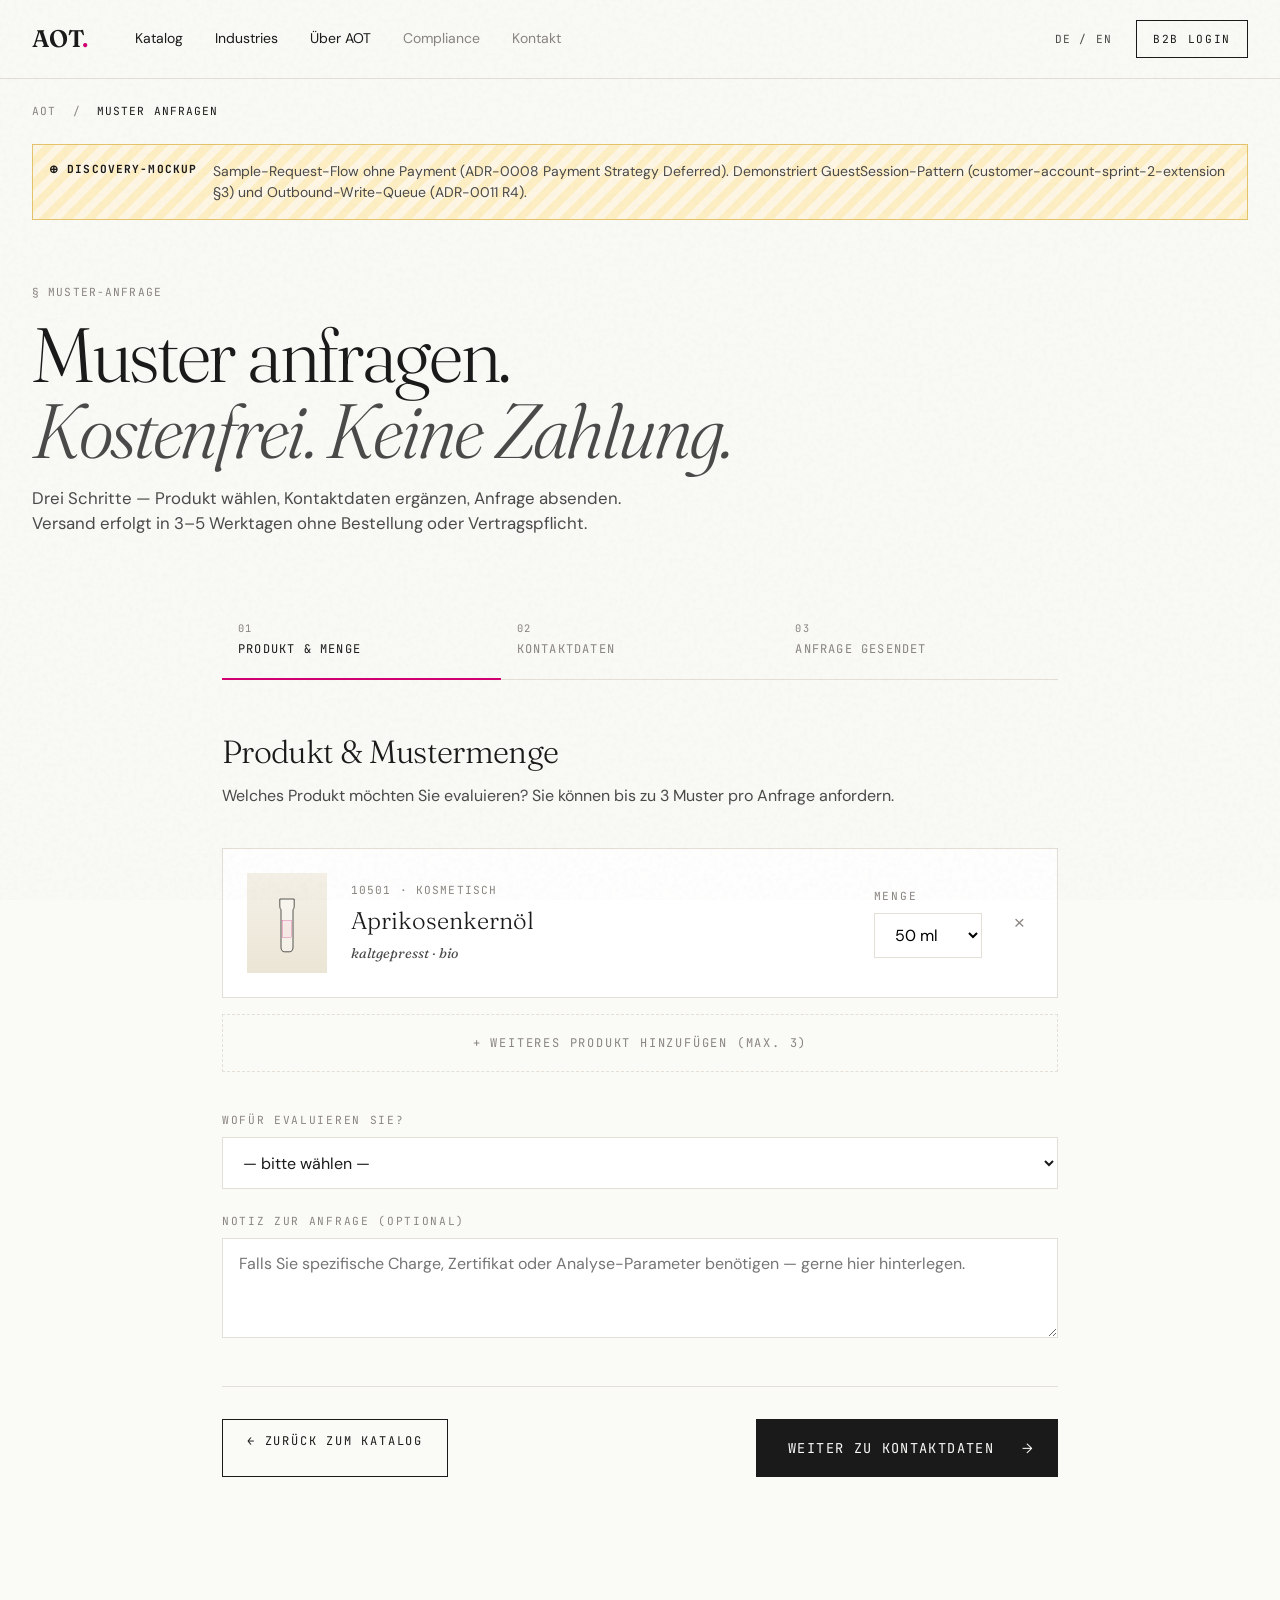
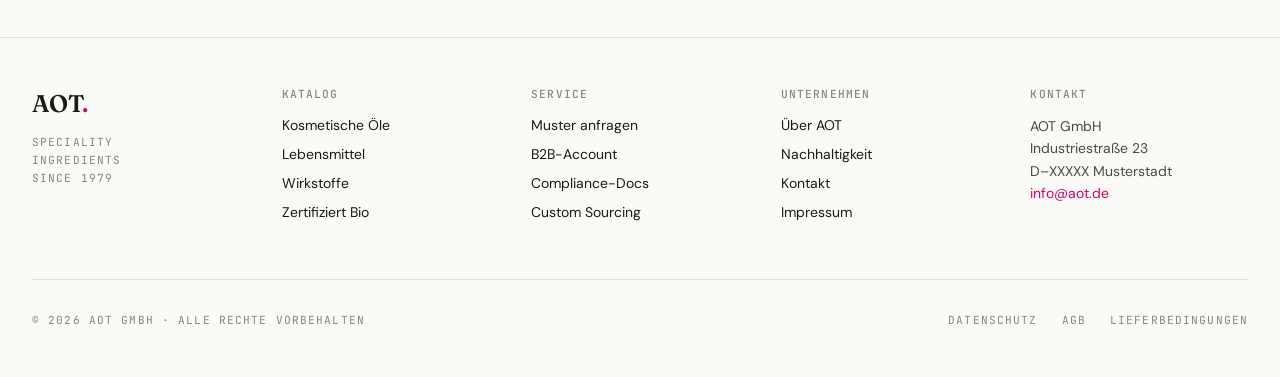
<file: docs/mockup/sample-anfrage.html>
<!DOCTYPE html>
<html lang="de">
<head>
<meta charset="UTF-8">
<meta name="viewport" content="width=device-width, initial-scale=1.0">
<title>Muster anfragen — AOT Speciality Ingredients</title>
<meta name="description" content="Mustermengen kostenfrei zur Formulierungs-Evaluation. Keine Zahlung, keine Verpflichtung.">
<link rel="preconnect" href="https://fonts.googleapis.com">
<link rel="preconnect" href="https://fonts.gstatic.com" crossorigin>
<link href="https://fonts.googleapis.com/css2?family=Fraunces:opsz,wght@9..144,300;9..144,400;9..144,600;9..144,700&family=DM+Sans:wght@300;400;500;700&family=JetBrains+Mono:wght@400;500;700&display=swap" rel="stylesheet">
<link rel="stylesheet" href="assets/styles.css">
</head>
<body>

<header class="site-header">
  <div class="container">
    <div style="display:flex; align-items:center; gap:3rem;">
      <a href="index.html" class="brand-logo">AOT<span class="dot">.</span></a>
      <nav class="site-nav">
        <a href="katalog.html">Katalog</a>
        <a href="index.html#pillars">Industries</a>
        <a href="index.html#trust">Über AOT</a>
        <a href="#" class="text-muted">Compliance</a>
        <a href="#" class="text-muted">Kontakt</a>
      </nav>
    </div>
    <div class="header-actions">
      <button class="lang-switch">DE / EN</button>
      <a href="#" class="btn-login">B2B LOGIN</a>
    </div>
  </div>
</header>

<div class="container">
  <div class="breadcrumb">
    <a href="index.html">AOT</a>
    <span class="sep">/</span>
    <span class="current">MUSTER ANFRAGEN</span>
  </div>
</div>

<div class="container">
  <div class="discovery-banner reveal">
    <span class="label">⊕ DISCOVERY-MOCKUP</span>
    <p>Sample-Request-Flow ohne Payment (ADR-0008 Payment Strategy Deferred). Demonstriert GuestSession-Pattern (customer-account-sprint-2-extension §3) und Outbound-Write-Queue (ADR-0011 R4).</p>
  </div>
</div>

<section style="padding: 2rem 0 4rem;">
  <div class="container">
    <div class="section-num mb-2">§ MUSTER-ANFRAGE</div>
    <h1 class="font-display" style="font-size: clamp(2.5rem, 6vw, 5rem); line-height: 1; letter-spacing: -0.03em; margin-bottom: 1rem; max-width: 800px;">
      Muster anfragen.<br>
      <span style="font-style: italic; color: var(--text-soft);">Kostenfrei. Keine Zahlung.</span>
    </h1>
    <p style="max-width: 600px; color: var(--text-soft); font-size: 1.05rem;">Drei Schritte — Produkt wählen, Kontaktdaten ergänzen, Anfrage absenden. Versand erfolgt in 3–5 Werktagen ohne Bestellung oder Vertragspflicht.</p>
  </div>
</section>

<section style="padding-bottom: 6rem;">
  <div class="container" style="max-width: 900px;">

    <div class="form-step-indicator">
      <div class="form-step active" id="step-tab-1" onclick="goToStep(1)">
        <span class="step-num">01</span>
        PRODUKT &amp; MENGE
      </div>
      <div class="form-step" id="step-tab-2" onclick="goToStep(2)">
        <span class="step-num">02</span>
        KONTAKTDATEN
      </div>
      <div class="form-step" id="step-tab-3" onclick="goToStep(3)">
        <span class="step-num">03</span>
        ANFRAGE GESENDET
      </div>
    </div>

    <div class="form-section active" id="step-1">
      <h2 class="font-display" style="font-size: 2rem; margin-bottom: 0.5rem;">Produkt &amp; Mustermenge</h2>
      <p style="color: var(--text-soft); margin-bottom: 2.5rem;">Welches Produkt möchten Sie evaluieren? Sie können bis zu 3 Muster pro Anfrage anfordern.</p>

      <div style="border: 1px solid var(--stone); padding: 1.5rem; background: white; margin-bottom: 1rem; display: flex; gap: 1.5rem; align-items: center;">
        <div style="width: 80px; height: 100px; background: linear-gradient(180deg, #F5F1E8 0%, #EBE5D5 100%); display: flex; align-items: center; justify-content: center; flex-shrink: 0;">
          <svg viewBox="0 0 200 280" style="width: 60%; height: 80%;">
            <path d="M70 40 L70 70 Q70 80 75 85 L75 240 Q75 260 90 260 L110 260 Q125 260 125 240 L125 85 Q130 80 130 70 L130 40 Z" stroke="#1A1A1A" stroke-width="3" fill="rgba(255,255,255,0.4)"/>
            <rect x="80" y="130" width="40" height="70" stroke="#D20072" stroke-width="1" fill="rgba(210,0,114,0.04)"/>
          </svg>
        </div>
        <div style="flex: 1;">
          <div class="pid" style="font-family: 'JetBrains Mono', monospace; font-size: 0.7rem; color: var(--text-muted); letter-spacing: 0.1em; margin-bottom: 0.25rem;">10501 · KOSMETISCH</div>
          <div class="font-display" style="font-size: 1.5rem; font-weight: 300; margin-bottom: 0.25rem;">Aprikosenkernöl</div>
          <div style="font-family: 'Fraunces', serif; font-style: italic; font-size: 0.875rem; color: var(--text-soft);">kaltgepresst · bio</div>
        </div>
        <div>
          <label style="font-family: 'JetBrains Mono', monospace; font-size: 0.7rem; letter-spacing: 0.15em; color: var(--text-muted); text-transform: uppercase; display: block; margin-bottom: 0.5rem;">MENGE</label>
          <select style="font-family: 'DM Sans', sans-serif; font-size: 1rem; padding: 0.65rem 1rem; border: 1px solid var(--stone); background: white;">
            <option>50 ml</option>
            <option>200 ml</option>
            <option>500 ml</option>
          </select>
        </div>
        <button style="background: transparent; border: none; color: var(--text-muted); cursor: pointer; font-size: 1.2rem; padding: 0.5rem;" title="Entfernen">×</button>
      </div>

      <button style="width: 100%; border: 1px dashed var(--stone); background: transparent; padding: 1.25rem; font-family: 'JetBrains Mono', monospace; font-size: 0.75rem; letter-spacing: 0.15em; color: var(--text-muted); cursor: pointer; transition: all 0.2s ease; margin-bottom: 2.5rem;">+ WEITERES PRODUKT HINZUFÜGEN (MAX. 3)</button>

      <div class="form-grid">
        <div class="form-field full">
          <label>WOFÜR EVALUIEREN SIE?</label>
          <select>
            <option>— bitte wählen —</option>
            <option>Formulierungsentwicklung — Naturkosmetik</option>
            <option>Formulierungsentwicklung — Pflegeöl/Body</option>
            <option>Formulierungsentwicklung — Lebensmittel</option>
            <option>Qualitäts-/QM-Evaluation für Bestandsprodukt</option>
            <option>Anderes — bitte unten beschreiben</option>
          </select>
        </div>
        <div class="form-field full">
          <label>NOTIZ ZUR ANFRAGE (OPTIONAL)</label>
          <textarea placeholder="Falls Sie spezifische Charge, Zertifikat oder Analyse-Parameter benötigen — gerne hier hinterlegen."></textarea>
        </div>
      </div>

      <div class="form-actions">
        <a href="katalog.html" class="btn-outline">← ZURÜCK ZUM KATALOG</a>
        <button onclick="goToStep(2)" class="btn-primary">WEITER ZU KONTAKTDATEN</button>
      </div>
    </div>

    <div class="form-section" id="step-2">
      <h2 class="font-display" style="font-size: 2rem; margin-bottom: 0.5rem;">Kontaktdaten</h2>
      <p style="color: var(--text-soft); margin-bottom: 2.5rem;">Damit wir Ihnen die Muster zusenden können. Sie können auch direkt einen B2B-Account anlegen, ist aber optional.</p>

      <div class="form-grid">
        <div class="form-field"><label>VORNAME *</label><input type="text" placeholder="Anna" /></div>
        <div class="form-field"><label>NACHNAME *</label><input type="text" placeholder="Schmidt" /></div>
        <div class="form-field"><label>FIRMA *</label><input type="text" placeholder="Müller Naturkosmetik GmbH" /></div>
        <div class="form-field"><label>POSITION</label><input type="text" placeholder="z.B. Product Developer" /></div>
        <div class="form-field"><label>E-MAIL (GESCHÄFTLICH) *</label><input type="email" placeholder="anna.schmidt@firma.de" /></div>
        <div class="form-field"><label>TELEFON</label><input type="tel" placeholder="+49 ..." /></div>
        <div class="form-field full">
          <label>VERSANDADRESSE (FIRMA) *</label>
          <input type="text" placeholder="Straße, Hausnummer" style="margin-bottom: 0.75rem;" />
          <div style="display: grid; grid-template-columns: 100px 1fr 1fr; gap: 0.75rem;">
            <input type="text" placeholder="PLZ" />
            <input type="text" placeholder="Stadt" />
            <input type="text" placeholder="Land" value="Deutschland" />
          </div>
        </div>
        <div class="form-field full">
          <label style="display: flex; gap: 0.75rem; align-items: flex-start; cursor: pointer;">
            <input type="checkbox" style="margin-top: 0.2rem;" />
            <span style="font-family: 'DM Sans', sans-serif; font-size: 0.875rem; text-transform: none; letter-spacing: normal; color: var(--text-soft); line-height: 1.5;">Ich möchte AOT-Updates zu neuen Rohstoffen, Sourcing-Hinweisen und Compliance-Themen erhalten (max. 1× pro Quartal, jederzeit abbestellbar).</span>
          </label>
        </div>
        <div class="form-field full" style="background: var(--bg-warm); padding: 1.25rem; border: 1px solid var(--stone);">
          <label style="display: flex; gap: 0.75rem; align-items: flex-start; cursor: pointer;">
            <input type="checkbox" style="margin-top: 0.2rem;" />
            <span style="font-family: 'DM Sans', sans-serif; font-size: 0.875rem; text-transform: none; letter-spacing: normal; color: var(--text-soft); line-height: 1.5;">
              <strong style="color: var(--text);">Optional: B2B-Account jetzt anlegen.</strong><br>
              Sie erhalten dann Zugang zu kundenspezifischen Preisen, dem Vollkatalog und allen Compliance-Dokumenten. Wir senden Ihnen ein Setup-Link.
            </span>
          </label>
        </div>
      </div>

      <div class="form-actions">
        <button onclick="goToStep(1)" class="btn-outline">← ZURÜCK</button>
        <button onclick="goToStep(3)" class="btn-primary">ANFRAGE ABSENDEN</button>
      </div>

      <p style="font-family: 'JetBrains Mono', monospace; font-size: 0.7rem; color: var(--text-muted); letter-spacing: 0.1em; margin-top: 2rem; text-align: center;">KEINE ZAHLUNG · KEINE BESTELLUNG · KEINE VERPFLICHTUNG</p>
    </div>

    <div class="form-section" id="step-3">
      <div style="text-align: center; padding: 3rem 0;">
        <div style="font-family: 'JetBrains Mono', monospace; font-size: 0.7rem; letter-spacing: 0.2em; color: var(--magenta); margin-bottom: 1.5rem;">ANFRAGE-NR · AOT–2026–05111842</div>
        <h2 class="font-display" style="font-size: clamp(2.5rem, 5vw, 4rem); line-height: 1; margin-bottom: 1.5rem; max-width: 700px; margin-left: auto; margin-right: auto;">
          Danke,<br>
          <span style="font-style: italic;">Ihre Anfrage ist eingegangen.</span>
        </h2>
        <p style="max-width: 550px; margin: 0 auto 3rem; color: var(--text-soft); font-size: 1.05rem;">Wir haben Ihre Muster-Anfrage erhalten. Eine Bestätigung wird in den nächsten Minuten an Ihre E-Mail-Adresse versendet. Bei Rückfragen erreichen Sie uns unter <a href="mailto:samples@aot.de" style="color: var(--magenta);">samples@aot.de</a>.</p>
      </div>

      <div style="border: 1px solid var(--stone); padding: 2rem; background: white;">
        <div class="section-num mb-3">WAS PASSIERT JETZT</div>
        <div style="display: grid; gap: 1.5rem; grid-template-columns: 1fr;">
          <div style="display: grid; grid-template-columns: 60px 1fr; gap: 1rem; align-items: start;">
            <div style="font-family: 'Fraunces', serif; font-size: 2.5rem; line-height: 1; color: var(--magenta);">01</div>
            <div>
              <h4 class="font-display" style="font-size: 1.15rem; margin-bottom: 0.25rem; font-weight: 400;">Anfrage geht an Sourcing-Team</h4>
              <p style="color: var(--text-soft); font-size: 0.9rem;">Heute · Eingang im AOT-Sourcing-System (NET7). Bestätigungs-Mail an Sie.</p>
            </div>
          </div>
          <div style="display: grid; grid-template-columns: 60px 1fr; gap: 1rem; align-items: start;">
            <div style="font-family: 'Fraunces', serif; font-size: 2.5rem; line-height: 1; color: var(--magenta);">02</div>
            <div>
              <h4 class="font-display" style="font-size: 1.15rem; margin-bottom: 0.25rem; font-weight: 400;">Charge-Auswahl &amp; Vorbereitung</h4>
              <p style="color: var(--text-soft); font-size: 0.9rem;">1–2 Werktage · Aktuelle Charge wird ausgewählt, COA + TDS beigelegt.</p>
            </div>
          </div>
          <div style="display: grid; grid-template-columns: 60px 1fr; gap: 1rem; align-items: start;">
            <div style="font-family: 'Fraunces', serif; font-size: 2.5rem; line-height: 1; color: var(--magenta);">03</div>
            <div>
              <h4 class="font-display" style="font-size: 1.15rem; margin-bottom: 0.25rem; font-weight: 400;">Versand</h4>
              <p style="color: var(--text-soft); font-size: 0.9rem;">2–3 Werktage · Versand per Paket-Dienstleister, Tracking-Link folgt.</p>
            </div>
          </div>
          <div style="display: grid; grid-template-columns: 60px 1fr; gap: 1rem; align-items: start;">
            <div style="font-family: 'Fraunces', serif; font-size: 2.5rem; line-height: 1; color: var(--magenta);">04</div>
            <div>
              <h4 class="font-display" style="font-size: 1.15rem; margin-bottom: 0.25rem; font-weight: 400;">Follow-up</h4>
              <p style="color: var(--text-soft); font-size: 0.9rem;">~14 Tage nach Versand · Wir fragen kurz nach, wie die Evaluation lief — keine Verpflichtung.</p>
            </div>
          </div>
        </div>
      </div>

      <div class="form-actions" style="justify-content: center;">
        <a href="katalog.html" class="btn-outline">WEITERE PRODUKTE ANSEHEN</a>
        <a href="index.html" class="btn-primary">ZUR STARTSEITE</a>
      </div>
    </div>

  </div>
</section>

<footer class="site-footer">
  <div class="container">
    <div class="grid">
      <div>
        <a href="index.html" class="brand-logo">AOT<span class="dot">.</span></a>
        <p style="font-family: 'JetBrains Mono', monospace; font-size: 0.7rem; color: var(--text-muted); letter-spacing: 0.1em; line-height: 1.6; margin-top: 0.75rem;">SPECIALITY<br>INGREDIENTS<br>SINCE 1979</p>
      </div>
      <div>
        <h4>Katalog</h4>
        <ul>
          <li><a href="katalog.html">Kosmetische Öle</a></li>
          <li><a href="katalog.html">Lebensmittel</a></li>
          <li><a href="katalog.html">Wirkstoffe</a></li>
          <li><a href="katalog.html">Zertifiziert Bio</a></li>
        </ul>
      </div>
      <div>
        <h4>Service</h4>
        <ul>
          <li><a href="sample-anfrage.html">Muster anfragen</a></li>
          <li><a href="#">B2B-Account</a></li>
          <li><a href="#">Compliance-Docs</a></li>
          <li><a href="#">Custom Sourcing</a></li>
        </ul>
      </div>
      <div>
        <h4>Unternehmen</h4>
        <ul>
          <li><a href="#">Über AOT</a></li>
          <li><a href="#">Nachhaltigkeit</a></li>
          <li><a href="#">Kontakt</a></li>
          <li><a href="#">Impressum</a></li>
        </ul>
      </div>
      <div>
        <h4>Kontakt</h4>
        <p style="font-size: 0.875rem; color: var(--text-soft); line-height: 1.6;">
          AOT GmbH<br>Industriestraße 23<br>D–XXXXX Musterstadt<br>
          <a href="mailto:info@aot.de" style="color: var(--magenta);">info@aot.de</a>
        </p>
      </div>
    </div>
    <div class="footer-bottom">
      <div>© 2026 AOT GMBH · ALLE RECHTE VORBEHALTEN</div>
      <div class="links">
        <a href="#">DATENSCHUTZ</a>
        <a href="#">AGB</a>
        <a href="#">LIEFERBEDINGUNGEN</a>
      </div>
    </div>
  </div>
</footer>

<script>
  function goToStep(n) {
    document.querySelectorAll('.form-step').forEach((tab, i) => {
      tab.classList.toggle('active', i + 1 === n);
      tab.classList.toggle('completed', i + 1 < n);
    });
    document.querySelectorAll('.form-section').forEach((sec, i) => {
      sec.classList.toggle('active', i + 1 === n);
    });
    document.querySelector('.form-step-indicator').scrollIntoView({ behavior: 'smooth', block: 'start' });
  }
</script>

</body>
</html>
</file>
<file: docs/mockup/assets/styles.css>
/* ============================================================
   AOT Speciality Ingredients — Discovery Mockup
   Shared Design System
   ============================================================
   Design Direction: Industrial-precise with organic accent.
   Brand color #D20072 as sparing sharp accent on warm off-whites.
   Typography: Fraunces (display) + DM Sans (body) + JetBrains Mono (technical).
   ============================================================ */

:root {
  --magenta: #D20072;
  --magenta-deep: #B5005F;
  --magenta-tint: #FCE5F0;
  --bg: #FAFAF7;
  --bg-warm: #F5F1E8;
  --text: #1A1A1A;
  --text-soft: #4A4A4A;
  --text-muted: #8A8580;
  --stone: #E5E0D7;
  --olive: #6B6E54;
  --max-width: 1400px;
}

* { box-sizing: border-box; }

html, body {
  margin: 0;
  padding: 0;
  background: var(--bg);
  color: var(--text);
  font-family: 'DM Sans', sans-serif;
  font-feature-settings: 'ss01' on, 'cv11' on;
  line-height: 1.5;
  scroll-behavior: smooth;
}

body::before {
  content: '';
  position: fixed;
  inset: 0;
  background-image: url("data:image/svg+xml,%3Csvg viewBox='0 0 200 200' xmlns='http://www.w3.org/2000/svg'%3E%3Cfilter id='n'%3E%3CfeTurbulence type='fractalNoise' baseFrequency='0.9' numOctaves='2'/%3E%3CfeColorMatrix values='0 0 0 0 0.1 0 0 0 0 0.1 0 0 0 0 0.05 0 0 0 0.045 0'/%3E%3C/filter%3E%3Crect width='200' height='200' filter='url(%23n)'/%3E%3C/svg%3E");
  opacity: 0.6;
  pointer-events: none;
  z-index: 1000;
  mix-blend-mode: multiply;
}

.font-display { font-family: 'Fraunces', serif; font-feature-settings: 'ss01' on, 'ss02' on; }
.font-mono { font-family: 'JetBrains Mono', monospace; }

h1, h2, h3, h4 { margin: 0; font-family: 'Fraunces', serif; font-weight: 300; letter-spacing: -0.02em; }
p { margin: 0; }
a { color: inherit; text-decoration: none; }

.container { max-width: var(--max-width); margin: 0 auto; padding: 0 2rem; }
@media (max-width: 768px) { .container { padding: 0 1.25rem; } }

.text-magenta { color: var(--magenta); }
.bg-magenta { background: var(--magenta); }
.bg-warm { background: var(--bg-warm); }
.bg-text { background: var(--text); }
.text-soft { color: var(--text-soft); }
.text-muted { color: var(--text-muted); }
.text-olive { color: var(--olive); }
.text-bg { color: var(--bg); }
.border-stone { border-color: var(--stone); }

.section-num {
  font-family: 'JetBrains Mono', monospace;
  font-size: 0.7rem;
  letter-spacing: 0.1em;
  color: var(--text-muted);
  text-transform: uppercase;
}

.site-header {
  border-bottom: 1px solid var(--stone);
  position: sticky;
  top: 0;
  background: var(--bg);
  z-index: 100;
}
.site-header .container {
  display: flex;
  align-items: center;
  justify-content: space-between;
  padding-top: 1.25rem;
  padding-bottom: 1.25rem;
}
.brand-logo {
  font-family: 'Fraunces', serif;
  font-size: 1.5rem;
  font-weight: 600;
  letter-spacing: -0.03em;
}
.brand-logo .dot { color: var(--magenta); }
.site-nav { display: flex; align-items: center; gap: 2rem; font-size: 0.875rem; }
.site-nav a { transition: color 0.2s ease; position: relative; }
.site-nav a:hover { color: var(--magenta); }
.site-nav a.active { color: var(--magenta); }
.site-nav a.active::after {
  content: '';
  position: absolute;
  bottom: -1.4rem;
  left: 0;
  right: 0;
  height: 2px;
  background: var(--magenta);
}
.header-actions { display: flex; align-items: center; gap: 1.5rem; font-size: 0.875rem; }
.lang-switch {
  font-family: 'JetBrains Mono', monospace;
  font-size: 0.7rem;
  letter-spacing: 0.1em;
  color: var(--text-soft);
  background: none;
  border: none;
  cursor: pointer;
  padding: 0;
}
.btn-login {
  font-family: 'JetBrains Mono', monospace;
  font-size: 0.7rem;
  letter-spacing: 0.15em;
  border: 1px solid var(--text);
  padding: 0.6rem 1rem;
  transition: all 0.2s ease;
  background: transparent;
  color: var(--text);
  cursor: pointer;
}
.btn-login:hover { background: var(--text); color: var(--bg); }
@media (max-width: 900px) { .site-nav { display: none; } }

.breadcrumb {
  font-family: 'JetBrains Mono', monospace;
  font-size: 0.7rem;
  color: var(--text-muted);
  letter-spacing: 0.1em;
  padding: 1.5rem 0;
}
.breadcrumb a:hover { color: var(--magenta); }
.breadcrumb .sep { margin: 0 0.5rem; }
.breadcrumb .current { color: var(--text); }

.section-head { display: flex; align-items: baseline; gap: 1rem; margin-bottom: 2rem; }
.section-head .line { flex: 1; height: 1px; background: var(--stone); }

.discovery-banner {
  background: repeating-linear-gradient(135deg, #FFF7E5 0, #FFF7E5 8px, #FFEFC5 8px, #FFEFC5 16px);
  border: 1px solid #E5C46B;
  padding: 1rem;
  display: flex;
  align-items: flex-start;
  gap: 1rem;
  margin-bottom: 2rem;
}
.discovery-banner .label {
  font-family: 'JetBrains Mono', monospace;
  font-size: 0.7rem;
  letter-spacing: 0.1em;
  font-weight: 700;
  white-space: nowrap;
}
.discovery-banner p { font-size: 0.875rem; color: var(--text-soft); }

.cert-badge {
  display: inline-block;
  border: 1px solid var(--text);
  padding: 0.35rem 0.7rem;
  font-family: 'JetBrains Mono', monospace;
  font-size: 0.65rem;
  letter-spacing: 0.15em;
  text-transform: uppercase;
  font-weight: 500;
  margin: 0.15rem 0.15rem 0.15rem 0;
}

.btn-primary {
  background: var(--text);
  color: var(--bg);
  border: none;
  padding: 1.25rem 4rem 1.25rem 2rem;
  font-family: 'JetBrains Mono', monospace;
  font-size: 0.85rem;
  letter-spacing: 0.1em;
  cursor: pointer;
  position: relative;
  transition: all 0.3s ease;
  text-align: left;
  display: inline-block;
}
.btn-primary::after {
  content: '→';
  position: absolute;
  right: 1.5rem;
  top: 50%;
  transform: translateY(-50%);
  transition: transform 0.3s ease;
  font-family: 'DM Sans', sans-serif;
}
.btn-primary:hover::after { transform: translateY(-50%) translateX(4px); }
.btn-primary:hover { background: var(--magenta); }

.btn-magenta {
  background: var(--magenta);
  color: white;
  border: none;
  padding: 1.5rem 2rem;
  font-family: 'JetBrains Mono', monospace;
  font-size: 0.85rem;
  letter-spacing: 0.1em;
  cursor: pointer;
  transition: background 0.3s ease;
  text-align: left;
  display: block;
  width: 100%;
}
.btn-magenta:hover { background: var(--magenta-deep); }

.btn-outline {
  display: inline-block;
  font-family: 'JetBrains Mono', monospace;
  font-size: 0.75rem;
  letter-spacing: 0.15em;
  border: 1px solid var(--text);
  padding: 0.75rem 1.5rem;
  background: transparent;
  color: var(--text);
  cursor: pointer;
  transition: all 0.2s ease;
}
.btn-outline:hover { background: var(--text); color: var(--bg); }

.card {
  background: white;
  border: 1px solid var(--stone);
  padding: 1.5rem;
  transition: transform 0.3s ease, box-shadow 0.3s ease;
}
.card:hover { transform: translateY(-2px); box-shadow: 0 12px 24px -8px rgba(26, 26, 26, 0.12); }

.hover-lift { transition: transform 0.3s ease, box-shadow 0.3s ease; }
.hover-lift:hover { transform: translateY(-2px); box-shadow: 0 12px 24px -8px rgba(26, 26, 26, 0.12); }

.product-vessel {
  background:
    radial-gradient(ellipse at 50% 30%, rgba(210, 0, 114, 0.04) 0%, transparent 60%),
    linear-gradient(180deg, #F5F1E8 0%, #EBE5D5 100%);
  position: relative;
  overflow: hidden;
  aspect-ratio: 4 / 5;
  display: flex;
  align-items: center;
  justify-content: center;
}
.product-vessel::before {
  content: '';
  position: absolute;
  inset: 0;
  background-image:
    linear-gradient(90deg, transparent 49.5%, rgba(0, 0, 0, 0.04) 49.5%, rgba(0, 0, 0, 0.04) 50.5%, transparent 50.5%),
    linear-gradient(0deg, transparent 49.5%, rgba(0, 0, 0, 0.04) 49.5%, rgba(0, 0, 0, 0.04) 50.5%, transparent 50.5%);
}

.site-footer { border-top: 1px solid var(--stone); padding: 3rem 0; margin-top: 4rem; }
.site-footer .grid { display: grid; grid-template-columns: repeat(5, 1fr); gap: 2rem; margin-bottom: 3rem; }
@media (max-width: 768px) { .site-footer .grid { grid-template-columns: repeat(2, 1fr); } }
.site-footer h4 {
  font-family: 'JetBrains Mono', monospace;
  font-size: 0.7rem;
  letter-spacing: 0.1em;
  color: var(--text-muted);
  text-transform: uppercase;
  margin-bottom: 0.75rem;
  font-weight: 500;
}
.site-footer ul { margin: 0; padding: 0; list-style: none; }
.site-footer ul li { margin-bottom: 0.5rem; font-size: 0.875rem; }
.site-footer ul li a:hover { color: var(--magenta); }
.footer-bottom {
  padding-top: 2rem;
  border-top: 1px solid var(--stone);
  display: flex;
  flex-wrap: wrap;
  gap: 1rem;
  justify-content: space-between;
  font-family: 'JetBrains Mono', monospace;
  font-size: 0.7rem;
  letter-spacing: 0.1em;
  color: var(--text-muted);
}
.footer-bottom .links { display: flex; gap: 1.5rem; }
.footer-bottom a:hover { color: var(--magenta); }

@keyframes fadeUp {
  from { opacity: 0; transform: translateY(12px); }
  to { opacity: 1; transform: translateY(0); }
}
.reveal { animation: fadeUp 0.8s ease-out backwards; }

.hero { padding: 6rem 0 8rem; position: relative; overflow: hidden; }
.hero h1 {
  font-size: clamp(3rem, 8vw, 7rem);
  line-height: 0.95;
  letter-spacing: -0.04em;
  max-width: 1100px;
  margin-bottom: 2.5rem;
}
.hero h1 .italic { font-style: italic; }
.hero h1 .magenta { color: var(--magenta); }
.hero .kicker {
  font-family: 'JetBrains Mono', monospace;
  font-size: 0.8rem;
  letter-spacing: 0.2em;
  color: var(--text-muted);
  margin-bottom: 2rem;
  text-transform: uppercase;
}
.hero .lead { font-size: 1.25rem; color: var(--text-soft); max-width: 600px; margin-bottom: 3rem; line-height: 1.5; }
.hero-actions { display: flex; gap: 1.5rem; flex-wrap: wrap; align-items: center; }

.pillars { background: var(--bg-warm); padding: 6rem 0; }
.pillars-grid {
  display: grid;
  grid-template-columns: repeat(3, 1fr);
  gap: 0;
  border-top: 1px solid var(--stone);
  border-bottom: 1px solid var(--stone);
  margin-top: 3rem;
}
@media (max-width: 900px) { .pillars-grid { grid-template-columns: 1fr; } }
.pillar {
  padding: 3rem 2rem;
  border-right: 1px solid var(--stone);
  transition: background 0.3s ease;
  cursor: pointer;
  display: flex;
  flex-direction: column;
}
.pillar:last-child { border-right: none; }
@media (max-width: 900px) {
  .pillar { border-right: none; border-bottom: 1px solid var(--stone); }
  .pillar:last-child { border-bottom: none; }
}
.pillar:hover { background: white; }
.pillar .num {
  font-family: 'JetBrains Mono', monospace;
  font-size: 0.7rem;
  color: var(--text-muted);
  letter-spacing: 0.1em;
  margin-bottom: 1rem;
}
.pillar h3 { font-size: 2rem; margin-bottom: 1rem; line-height: 1.1; }
.pillar p { color: var(--text-soft); font-size: 0.95rem; margin-bottom: 2rem; flex: 1; }
.pillar .link-arrow {
  font-family: 'JetBrains Mono', monospace;
  font-size: 0.75rem;
  letter-spacing: 0.15em;
  color: var(--magenta);
}

.catalog-toolbar {
  display: flex;
  justify-content: space-between;
  align-items: center;
  border-top: 1px solid var(--stone);
  border-bottom: 1px solid var(--stone);
  padding: 1rem 0;
  margin-bottom: 2rem;
  flex-wrap: wrap;
  gap: 1rem;
}
.catalog-filters { display: flex; gap: 0.5rem; flex-wrap: wrap; }
.filter-chip {
  font-family: 'JetBrains Mono', monospace;
  font-size: 0.7rem;
  letter-spacing: 0.1em;
  padding: 0.5rem 0.8rem;
  border: 1px solid var(--stone);
  background: transparent;
  color: var(--text-soft);
  cursor: pointer;
  text-transform: uppercase;
}
.filter-chip.active { background: var(--text); color: var(--bg); border-color: var(--text); }
.catalog-count {
  font-family: 'JetBrains Mono', monospace;
  font-size: 0.75rem;
  color: var(--text-muted);
  letter-spacing: 0.1em;
}

.product-grid { display: grid; grid-template-columns: repeat(3, 1fr); gap: 1.5rem; }
@media (max-width: 900px) { .product-grid { grid-template-columns: repeat(2, 1fr); } }
@media (max-width: 600px) { .product-grid { grid-template-columns: 1fr; } }
.product-card {
  background: white;
  border: 1px solid var(--stone);
  display: flex;
  flex-direction: column;
  transition: transform 0.3s ease, box-shadow 0.3s ease;
}
.product-card:hover { transform: translateY(-3px); box-shadow: 0 16px 32px -12px rgba(26, 26, 26, 0.15); }
.product-card .image-area {
  aspect-ratio: 4 / 3;
  background:
    radial-gradient(ellipse at 50% 30%, rgba(210, 0, 114, 0.04) 0%, transparent 60%),
    linear-gradient(180deg, #F5F1E8 0%, #EBE5D5 100%);
  position: relative;
  display: flex;
  align-items: center;
  justify-content: center;
  overflow: hidden;
}
.product-card .image-area::before {
  content: '';
  position: absolute;
  inset: 0;
  background-image:
    linear-gradient(90deg, transparent 49.5%, rgba(0, 0, 0, 0.03) 49.5%, rgba(0, 0, 0, 0.03) 50.5%, transparent 50.5%),
    linear-gradient(0deg, transparent 49.5%, rgba(0, 0, 0, 0.03) 49.5%, rgba(0, 0, 0, 0.03) 50.5%, transparent 50.5%);
}
.product-card .image-area svg { width: 40%; height: 60%; position: relative; z-index: 1; }
.product-card .info { padding: 1.5rem; display: flex; flex-direction: column; flex: 1; }
.product-card .pid {
  font-family: 'JetBrains Mono', monospace;
  font-size: 0.7rem;
  color: var(--text-muted);
  letter-spacing: 0.1em;
  margin-bottom: 0.5rem;
}
.product-card h3 { font-size: 1.5rem; margin-bottom: 0.25rem; line-height: 1.1; }
.product-card .sub {
  font-family: 'Fraunces', serif;
  font-style: italic;
  font-size: 0.95rem;
  color: var(--text-soft);
  margin-bottom: 1rem;
}
.product-card .certs { margin-bottom: 1.25rem; }
.product-card .certs .mini-cert {
  display: inline-block;
  font-family: 'JetBrains Mono', monospace;
  font-size: 0.6rem;
  letter-spacing: 0.1em;
  border: 1px solid var(--text-muted);
  padding: 0.2rem 0.4rem;
  color: var(--text-muted);
  margin-right: 0.25rem;
  text-transform: uppercase;
}
.product-card .price-row {
  display: flex;
  align-items: baseline;
  justify-content: space-between;
  padding-top: 1rem;
  border-top: 1px solid var(--stone);
  margin-top: auto;
}
.product-card .price { font-family: 'Fraunces', serif; font-size: 1.5rem; font-weight: 300; }
.product-card .price .from { color: var(--text-muted); font-size: 0.85rem; font-style: italic; }
.product-card .price .value { color: var(--magenta); }
.product-card .price .unit { color: var(--text-muted); font-size: 0.75rem; font-family: 'JetBrains Mono', monospace; }
.product-card .cta {
  font-family: 'JetBrains Mono', monospace;
  font-size: 0.7rem;
  letter-spacing: 0.15em;
  color: var(--text);
  transition: color 0.2s ease;
}
.product-card:hover .cta { color: var(--magenta); }

.form-step-indicator { display: flex; gap: 0; margin-bottom: 3rem; border-bottom: 1px solid var(--stone); }
.form-step {
  flex: 1;
  padding: 1.25rem 1rem;
  text-align: left;
  border: none;
  background: transparent;
  font-family: 'JetBrains Mono', monospace;
  font-size: 0.75rem;
  letter-spacing: 0.1em;
  color: var(--text-muted);
  cursor: pointer;
  position: relative;
  border-bottom: 2px solid transparent;
  margin-bottom: -1px;
}
.form-step.active { color: var(--text); border-bottom-color: var(--magenta); }
.form-step.completed { color: var(--olive); }
.form-step .step-num { display: block; font-size: 0.65rem; color: var(--text-muted); margin-bottom: 0.25rem; }
.form-section { display: none; }
.form-section.active { display: block; animation: fadeUp 0.5s ease-out; }
.form-grid { display: grid; grid-template-columns: repeat(2, 1fr); gap: 1.5rem; }
@media (max-width: 700px) { .form-grid { grid-template-columns: 1fr; } }
.form-field { display: flex; flex-direction: column; }
.form-field.full { grid-column: 1 / -1; }
.form-field label {
  font-family: 'JetBrains Mono', monospace;
  font-size: 0.7rem;
  letter-spacing: 0.15em;
  text-transform: uppercase;
  color: var(--text-muted);
  margin-bottom: 0.5rem;
}
.form-field input,
.form-field textarea,
.form-field select {
  font-family: 'DM Sans', sans-serif;
  font-size: 1rem;
  padding: 0.85rem 1rem;
  border: 1px solid var(--stone);
  background: white;
  color: var(--text);
  transition: border-color 0.2s ease;
}
.form-field input:focus,
.form-field textarea:focus,
.form-field select:focus { outline: none; border-color: var(--magenta); }
.form-field textarea { resize: vertical; min-height: 100px; }
.form-actions {
  display: flex;
  gap: 1rem;
  margin-top: 3rem;
  padding-top: 2rem;
  border-top: 1px solid var(--stone);
  justify-content: space-between;
  flex-wrap: wrap;
}

.grid-2 { display: grid; grid-template-columns: repeat(2, 1fr); gap: 1.5rem; }
.grid-3 { display: grid; grid-template-columns: repeat(3, 1fr); gap: 1.5rem; }
.grid-4 { display: grid; grid-template-columns: repeat(4, 1fr); gap: 1.5rem; }
@media (max-width: 900px) { .grid-3, .grid-4 { grid-template-columns: repeat(2, 1fr); } }
@media (max-width: 600px) { .grid-2, .grid-3, .grid-4 { grid-template-columns: 1fr; } }

.mb-1 { margin-bottom: 0.5rem; }
.mb-2 { margin-bottom: 1rem; }
.mb-3 { margin-bottom: 1.5rem; }
.mb-4 { margin-bottom: 2rem; }
.mb-6 { margin-bottom: 3rem; }
.mb-8 { margin-bottom: 4rem; }
.mb-12 { margin-bottom: 6rem; }
.py-12 { padding-top: 6rem; padding-bottom: 6rem; }
.py-20 { padding-top: 10rem; padding-bottom: 10rem; }
.text-center { text-align: center; }
.text-right { text-align: right; }
</file>
